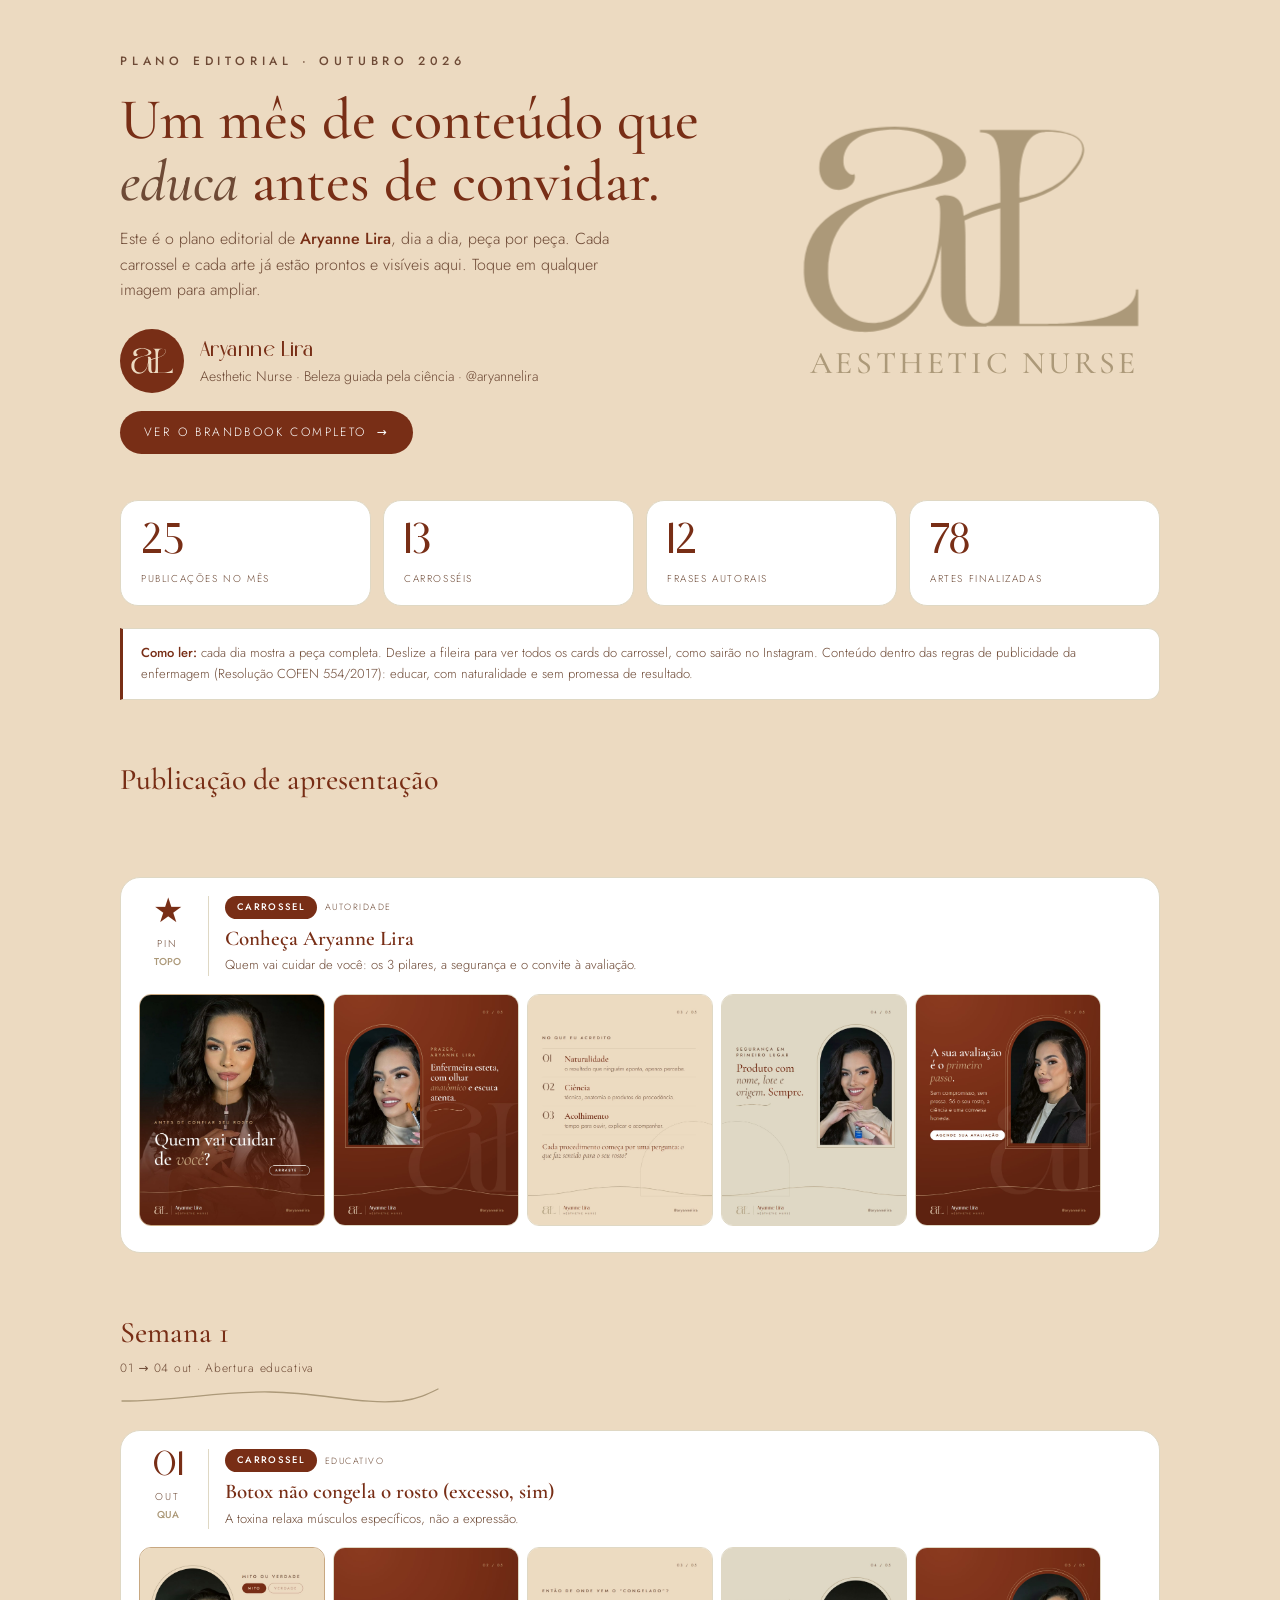
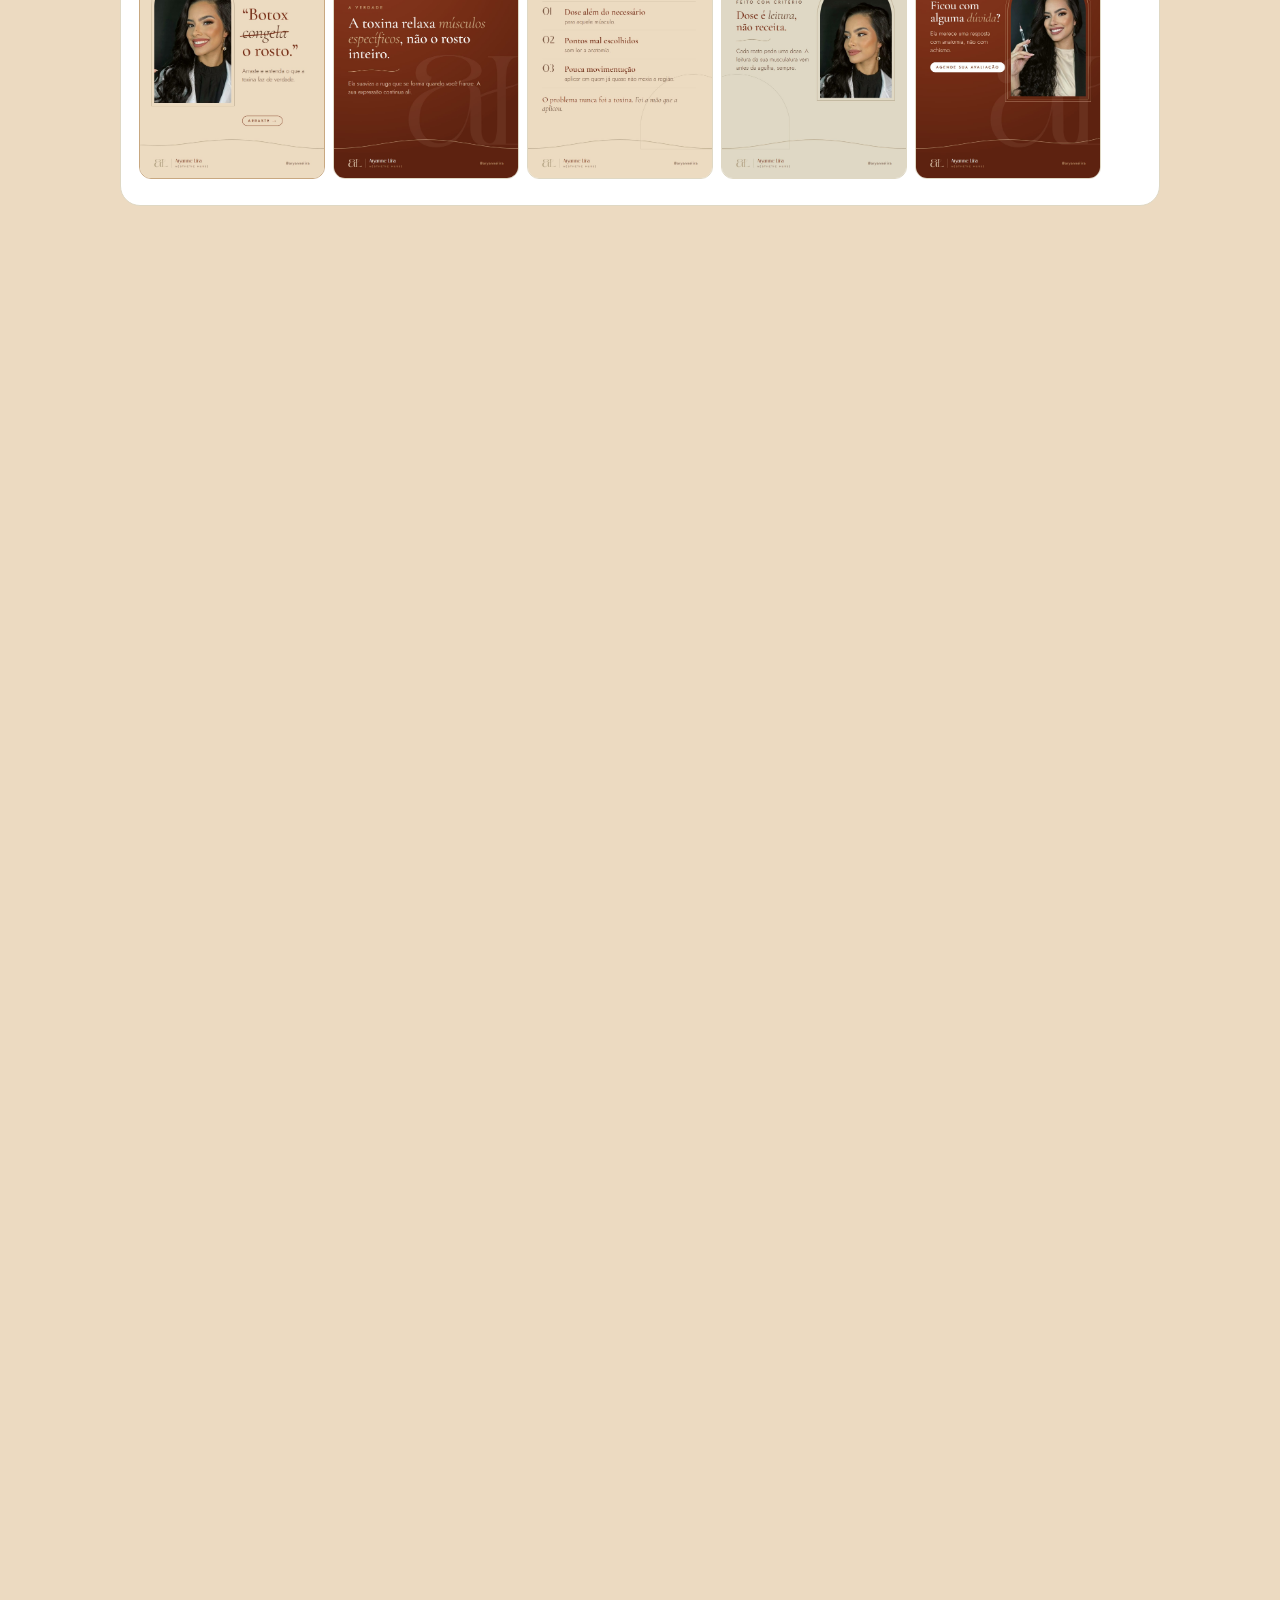
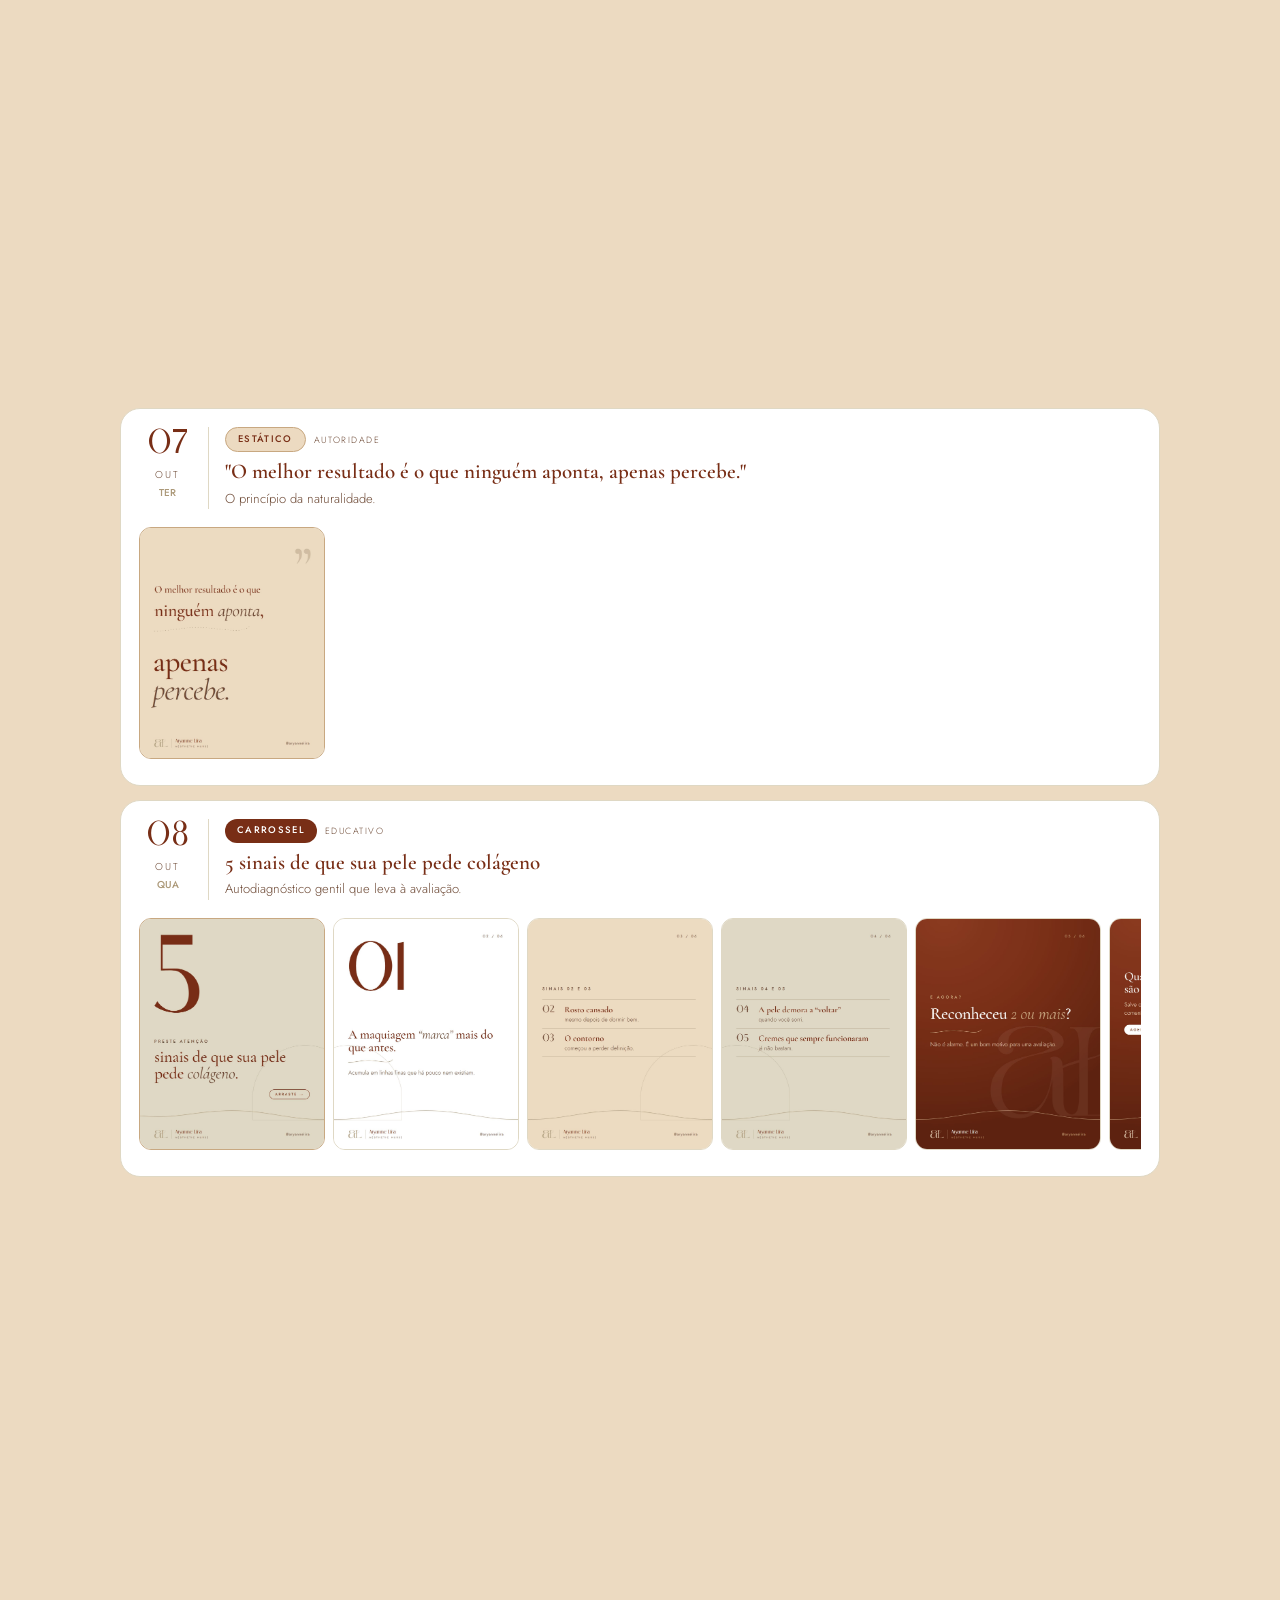
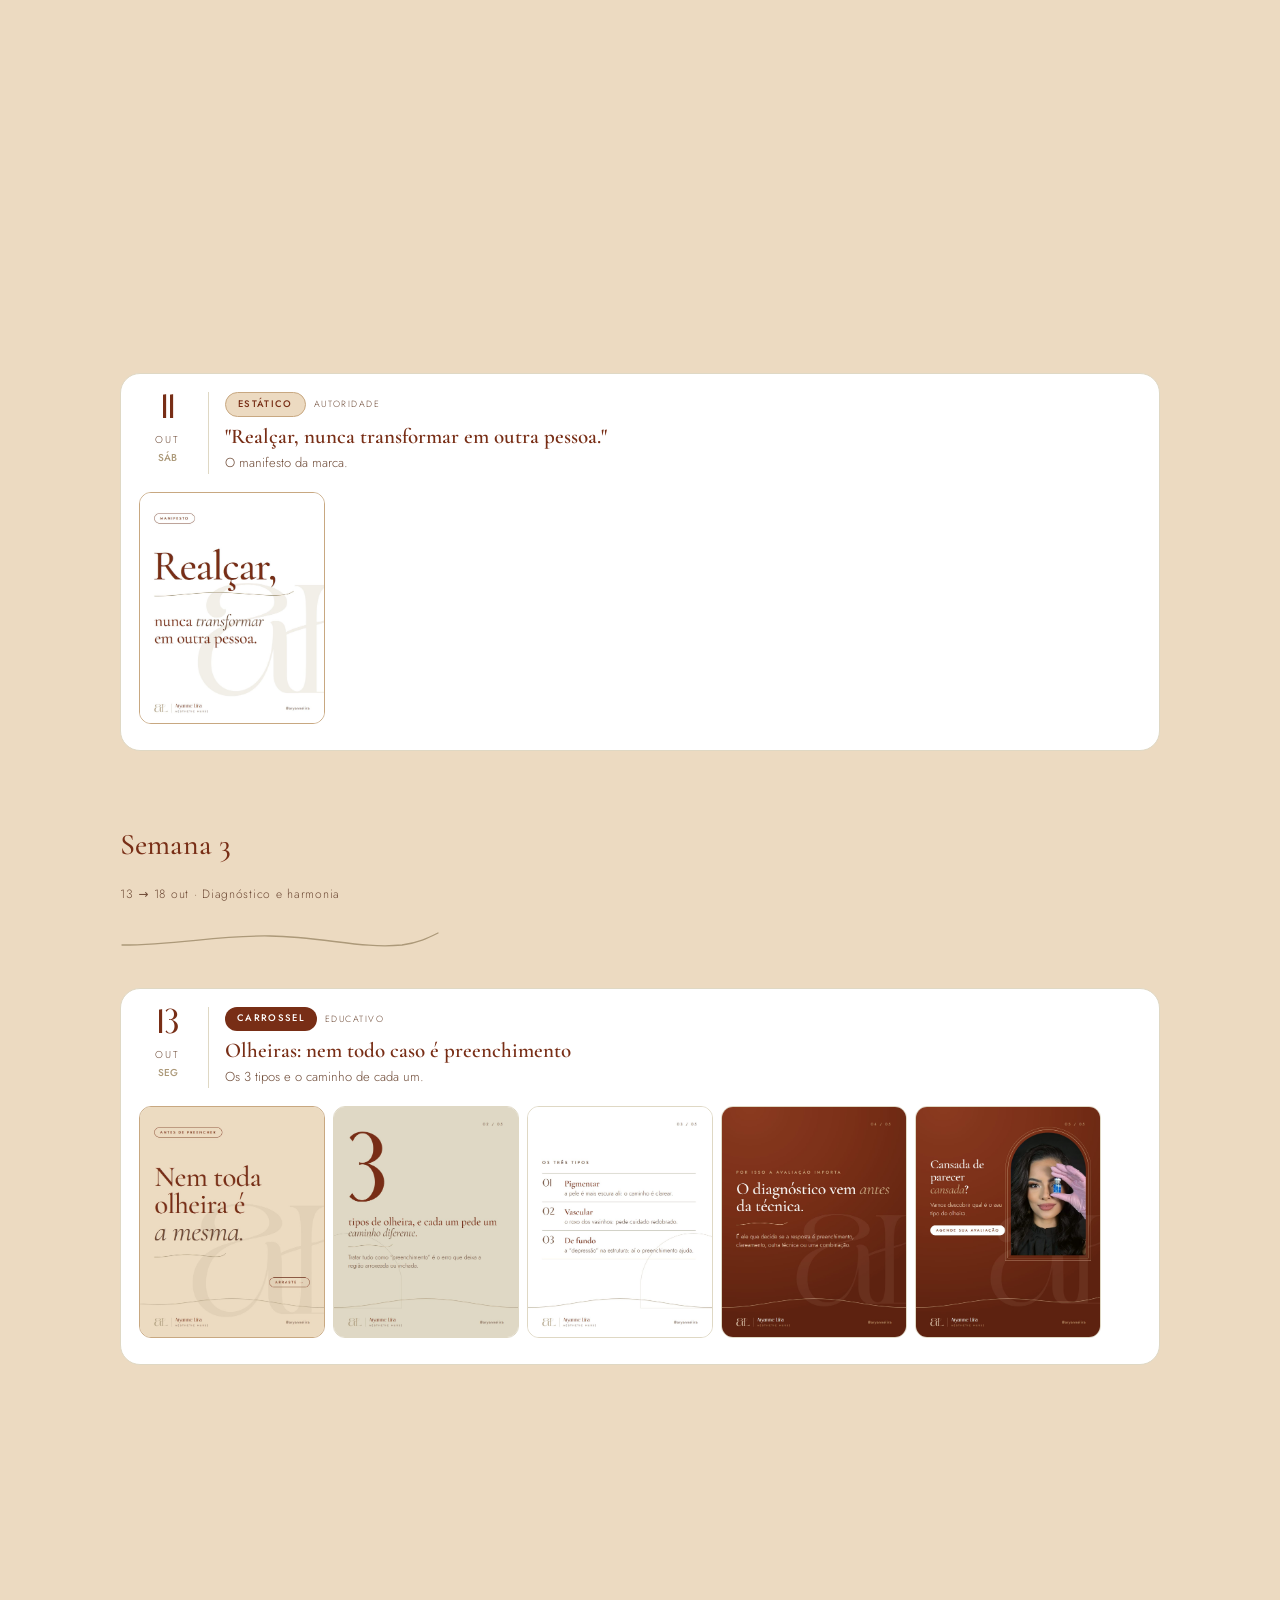
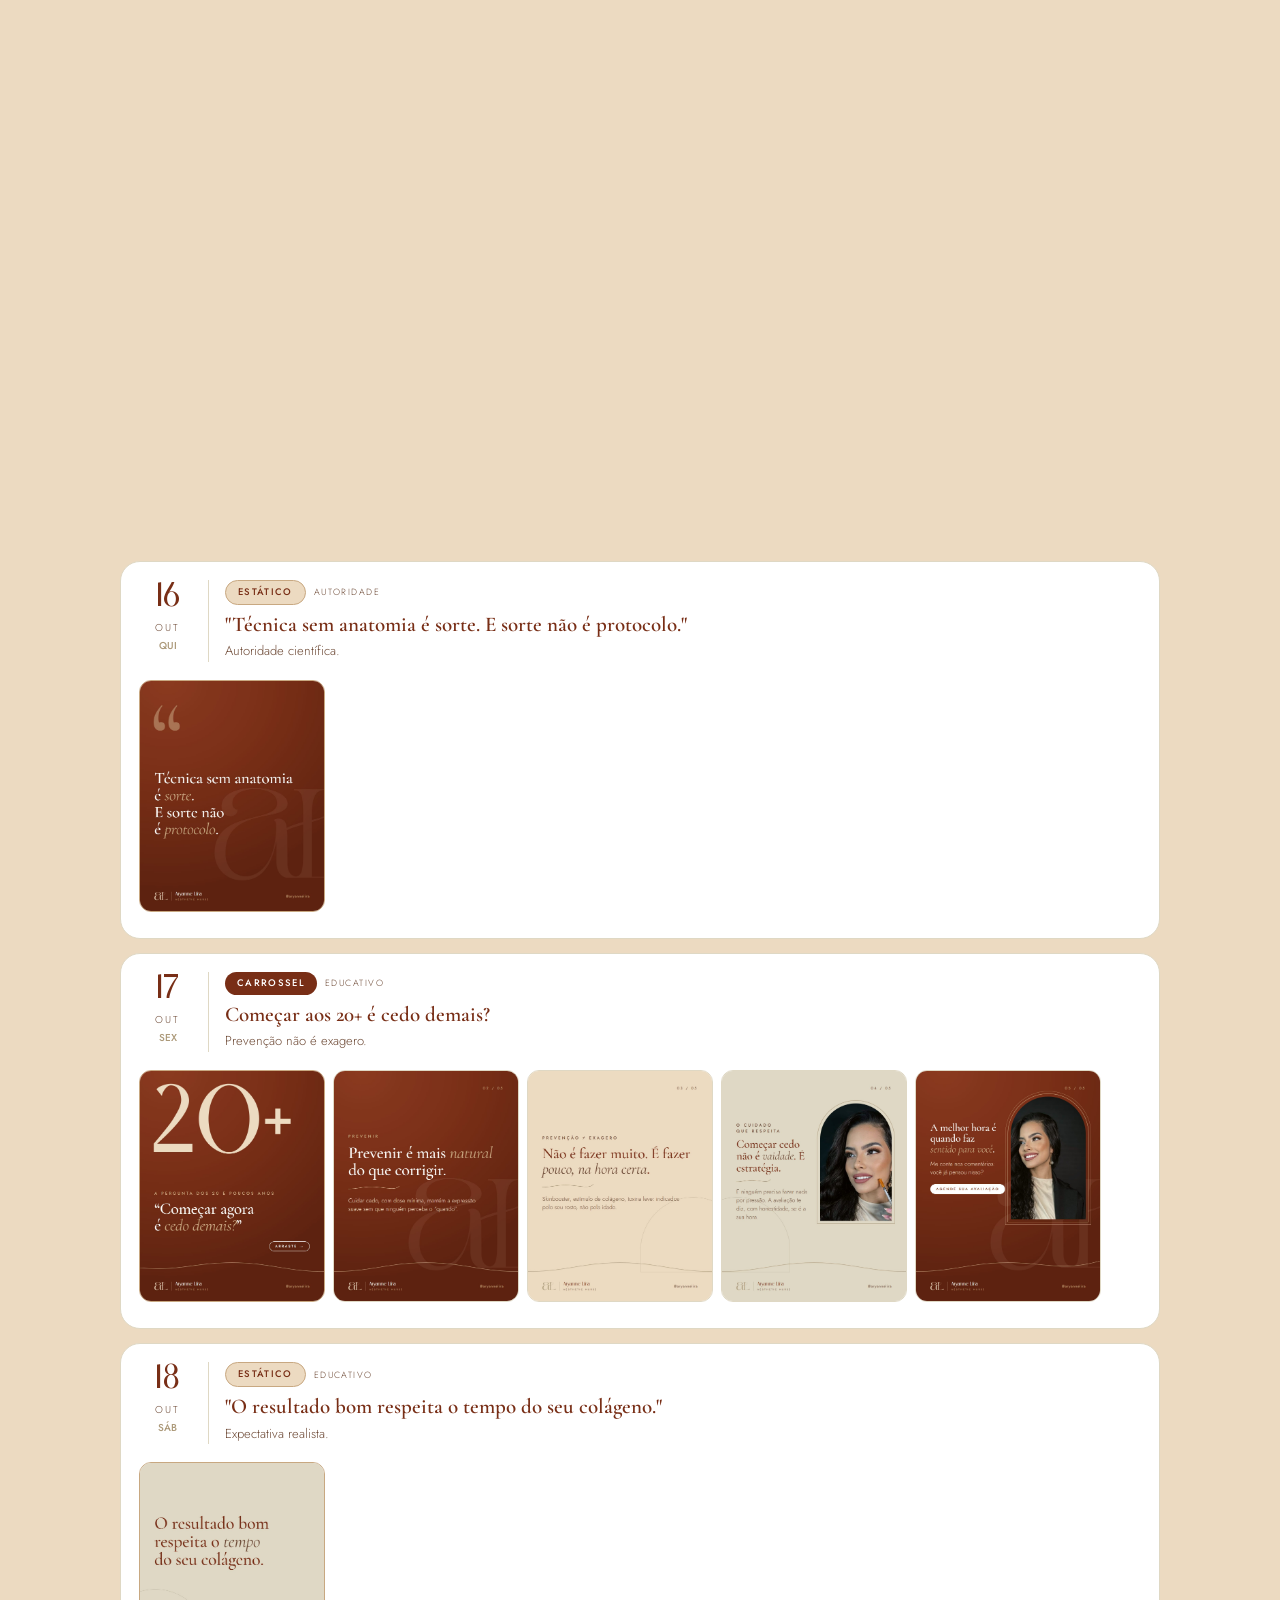
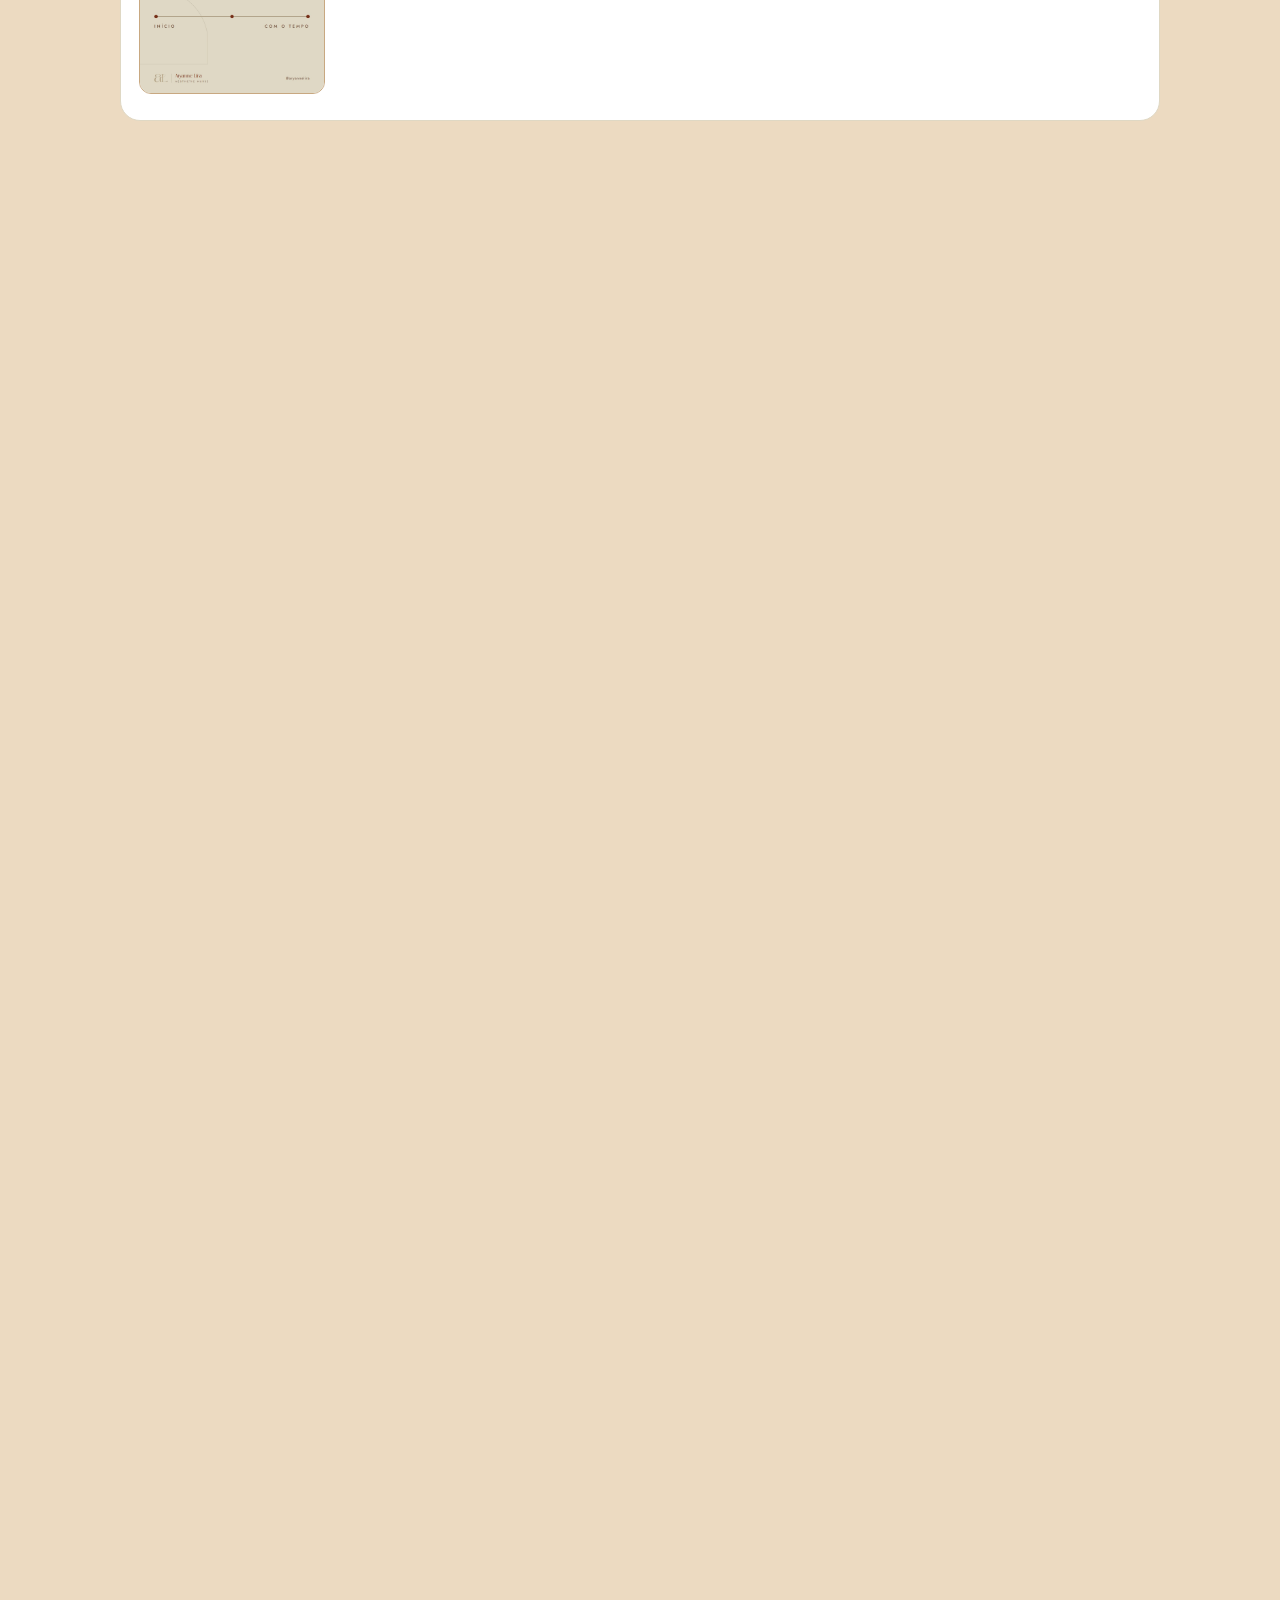
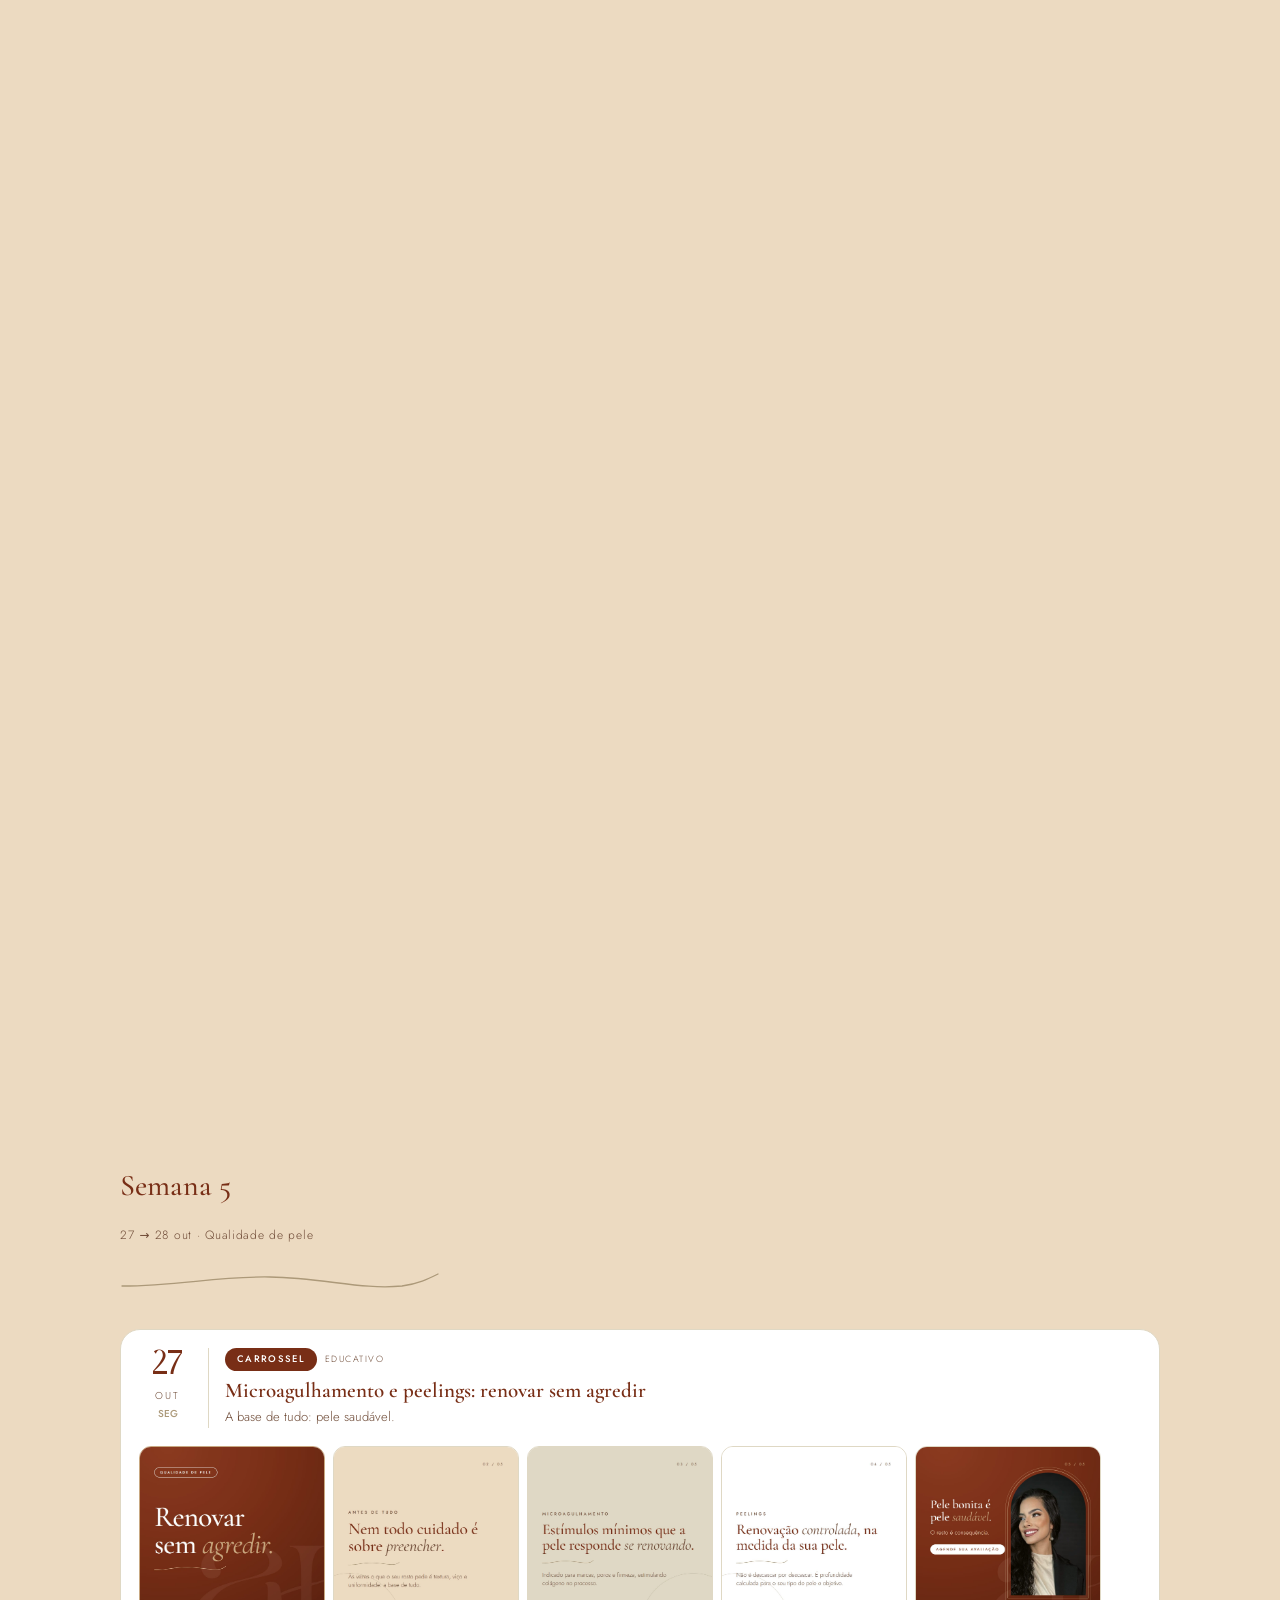
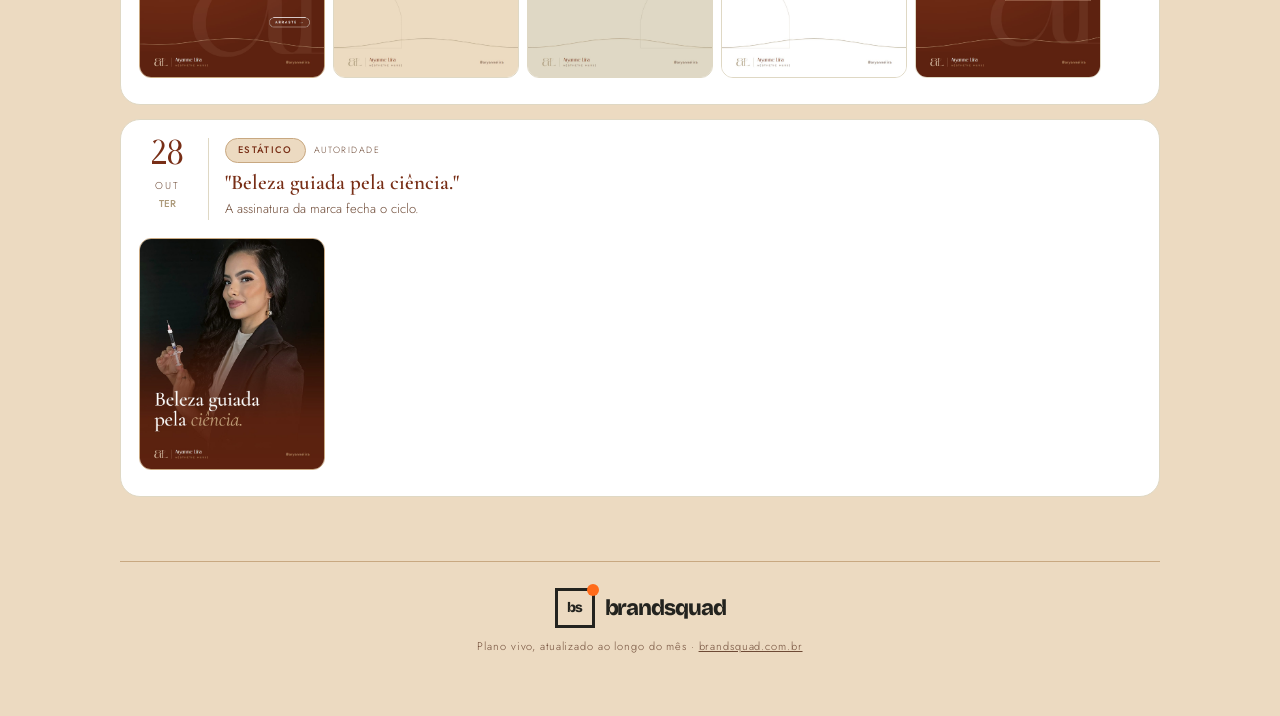
<file: index.html>
<!doctype html>
<html lang="pt-BR">
<head>
<meta charset="utf-8">
<meta name="viewport" content="width=device-width, initial-scale=1, viewport-fit=cover">
<meta name="robots" content="noindex, nofollow">
<meta name="theme-color" content="#782E16">
<link rel="icon" type="image/svg+xml" href="/favicon.svg?v=20261024">
<meta property="og:type" content="website">
<meta property="og:site_name" content="Aryanne Lira · Aesthetic Nurse">
<meta property="og:locale" content="pt_BR">
<meta property="og:url" content="https://aryannelira.vercel.app/">
<meta property="og:title" content="Plano Editorial · Aryanne Lira">
<meta property="og:description" content="Beleza guiada pela ciência: um mês de conteúdo educativo, do mito à avaliação, com naturalidade e verdade.">
<meta property="og:image" content="https://aryannelira.vercel.app/og.jpg?v=20261024">
<meta property="og:image:width" content="1200">
<meta property="og:image:height" content="630">
<meta name="twitter:card" content="summary_large_image">
<meta name="twitter:title" content="Plano Editorial · Aryanne Lira">
<meta name="twitter:description" content="Beleza guiada pela ciência: um mês de conteúdo educativo.">
<meta name="twitter:image" content="https://aryannelira.vercel.app/og.jpg?v=20261024">
<title>Plano Editorial Aryanne Lira</title>
<link rel="preconnect" href="https://fonts.googleapis.com"><link rel="preconnect" href="https://fonts.gstatic.com" crossorigin>
<link href="https://fonts.googleapis.com/css2?family=Cormorant+Garamond:ital,wght@0,400;0,500;0,600;1,400;1,500&family=Jost:wght@300;400;500&display=swap" rel="stylesheet">
<!-- fonte da logo BrandSquad em pedido próprio: o "text=" vale para o pedido inteiro, e no mesmo link cortava as outras fontes -->
<link href="https://fonts.googleapis.com/css2?family=Bricolage+Grotesque:wght@800&text=bsrandqu&display=swap" rel="stylesheet">
<link rel="preload" href="/assets/marca/horagen.woff2" as="font" type="font/woff2" crossorigin>
<link rel="stylesheet" href="/assets/marca/marca.css?v=20261024">
<style>
  body{background:var(--areia);color:var(--tinta);font-family:var(--sans);margin:0;padding-block:0 60px;padding-inline:16px;line-height:1.6;font-size:15px;font-weight:300;-webkit-font-smoothing:antialiased}
  .wrap{max-width:1040px;margin:0 auto}
  a{color:var(--tijolo)}
  /* boot — logo se assina sobre o tijolo e a cortina sobe */
  #boot{position:fixed;inset:0;z-index:9999;background:radial-gradient(120% 90% at 50% 20%,#8A3A1F 0%,var(--tijolo) 55%,#5E2310 100%);display:flex;flex-direction:column;align-items:center;justify-content:center;gap:22px;clip-path:inset(0 0 0 0);transition:clip-path 1s cubic-bezier(.77,0,.18,1);cursor:pointer}
  #boot.out{clip-path:inset(0 0 100% 0)}
  #boot .al{width:min(280px,58vw)}
  #boot .btname{font-family:var(--assin);font-size:clamp(26px,7vw,38px);letter-spacing:.06em;color:var(--areia);opacity:0;transform:translateY(10px);animation:rise .9s var(--ease) 2.6s forwards}
  #boot .skip{position:absolute;bottom:28px;font-size:11px;letter-spacing:.3em;text-transform:uppercase;color:var(--caramelo);opacity:0;animation:rise .6s ease 1s forwards}
  @keyframes rise{to{opacity:1;transform:none}}
  /* header */
  header{display:grid;grid-template-columns:1.25fr .75fr;gap:32px;align-items:center;padding:52px 0 8px}
  .eyebrow{font-size:12px;letter-spacing:.4em;text-transform:uppercase;color:var(--tinta-2);font-weight:500}
  h1{font-family:var(--serif);font-weight:500;font-size:clamp(34px,6vw,58px);line-height:1.06;margin:18px 0 14px;color:var(--tijolo);text-wrap:balance}
  h1 .em{font-style:italic;color:var(--tinta-2)}
  .sub{max-width:58ch;color:var(--tinta-2);font-size:16px;margin:0}
  .sub b{font-weight:500;color:var(--tijolo)}
  .client{display:flex;align-items:center;gap:16px;margin-top:26px;flex-wrap:wrap}
  .badge{width:64px;height:64px;border-radius:50%;background:var(--tijolo);display:flex;align-items:center;justify-content:center;flex:none}
  .badge .al{width:42px}
  .who{font-size:14px;color:var(--tinta-2);line-height:1.5}.who b{font-family:var(--assin);font-weight:400;font-size:21px;color:var(--tijolo);letter-spacing:.02em}
  .hero-mark{display:flex;justify-content:center}
  .hero-mark .al{width:min(340px,100%)}
  .bblink{display:inline-flex;align-items:center;gap:10px;margin-top:18px;font-size:12px;letter-spacing:.2em;text-transform:uppercase;color:var(--branco);background:var(--tijolo);border-radius:9999px;padding:12px 24px;text-decoration:none;transition:gap .35s var(--ease),background .35s}
  .bblink:hover{gap:16px;background:#5E2310}
  /* stats */
  .stats{display:grid;grid-template-columns:repeat(auto-fit,minmax(130px,1fr));gap:12px;margin:38px 0 6px}
  .st{border:1px solid var(--linho);border-radius:18px;background:var(--branco);padding:18px 20px}
  .st .v{font-family:var(--assin);font-size:44px;color:var(--tijolo);line-height:1}
  .st .k{font-size:10px;letter-spacing:.16em;text-transform:uppercase;color:var(--tinta-2);margin-top:8px}
  .note{border:1px solid var(--linho);border-left:3px solid var(--tijolo);border-radius:0 12px 12px 0;background:var(--branco);padding:14px 18px;font-size:13px;color:var(--tinta-2);margin:22px 0 4px}
  .note b{color:var(--tijolo);font-weight:500}
  /* seções */
  h2{font-family:var(--serif);font-weight:500;font-size:30px;color:var(--tijolo);margin:56px 0 2px}
  .wsub{color:var(--tinta-2);font-size:12px;margin:0 0 8px;letter-spacing:.06em}
  .fio-c{margin:4px 0 22px}
  .days{display:flex;flex-direction:column;gap:14px}
  .day{border:1px solid var(--linho);border-radius:20px;background:var(--branco);padding:18px;transition:box-shadow .5s var(--ease),opacity .9s var(--ease),transform .9s var(--ease)}
  .day:hover{box-shadow:0 18px 40px -26px #782E1666}
  .dhead{display:grid;grid-template-columns:70px 1fr;gap:16px}
  .date{text-align:center;border-right:1px solid var(--linho);padding-right:12px}
  .date .d{font-family:var(--assin);font-size:34px;color:var(--tijolo);line-height:1}
  .date .m{font-size:10px;letter-spacing:.22em;color:var(--tinta-2);text-transform:uppercase;margin-top:6px}
  .date .w{font-size:10px;color:var(--taupe);text-transform:uppercase;margin-top:2px;font-weight:500}
  .meta{display:flex;gap:8px;flex-wrap:wrap;align-items:center;margin-bottom:7px}
  .tag{font-size:9.5px;letter-spacing:.14em;text-transform:uppercase;font-weight:500;border-radius:9999px;padding:4px 12px}
  .t-car{background:var(--tijolo);color:var(--branco)}
  .t-est{background:var(--areia);color:var(--tijolo);border:1px solid var(--caramelo)}
  .fmt{font-size:9px;letter-spacing:.16em;text-transform:uppercase;color:var(--tinta-2)}
  .day h3{font-family:var(--serif);font-weight:600;font-size:21px;color:var(--tijolo);margin:2px 0 4px;line-height:1.2}
  .hook{font-size:13px;color:var(--tinta-2);margin:0}
  .strip{display:flex;gap:8px;overflow-x:auto;margin-top:14px;padding:4px 0 8px;scroll-snap-type:x proximity;scrollbar-color:var(--caramelo) transparent}
  .strip img{height:clamp(150px,24vw,230px);aspect-ratio:4/5;object-fit:cover;border-radius:12px;border:1px solid var(--linho);cursor:zoom-in;flex:0 0 auto;scroll-snap-align:start;transition:transform .45s var(--ease),box-shadow .45s var(--ease)}
  .strip img:hover{transform:translateY(-4px);box-shadow:0 14px 26px -16px #782E1688}
  .strip img:first-child{border-color:var(--caramelo)}
  #lb{position:fixed;inset:0;background:rgba(60,22,10,.9);display:flex;align-items:center;justify-content:center;z-index:50;cursor:zoom-out;padding:20px;opacity:0;pointer-events:none;transition:opacity .35s ease}
  #lb.on{opacity:1;pointer-events:auto}
  #lb img{max-height:92vh;max-width:94vw;border-radius:14px;transform:scale(.96);transition:transform .45s var(--ease)}
  #lb.on img{transform:none}
  /* rodapé — assinatura da BrandSquad (logo do brandbook da agência: caixa "bs" com a luz laranja) */
  footer{margin-top:64px;border-top:1px solid var(--caramelo);padding-top:26px;display:flex;flex-direction:column;align-items:center;gap:10px;text-align:center}
  .bs{display:inline-flex;align-items:center;gap:10px;color:#23231F;text-decoration:none;font-family:'Bricolage Grotesque',var(--sans);font-weight:800;line-height:1}
  .bs .cx{position:relative;display:grid;place-items:center;width:34px;height:34px;border:3px solid currentColor;font-size:14px;letter-spacing:-.06em}
  .bs .cx i{position:absolute;right:-7px;top:-7px;width:12px;height:12px;border-radius:50%;background:#FF6B1A}
  .bs .nm{font-size:22px;letter-spacing:-.05em}
  .fnote{font-size:11px;color:var(--tinta-2);letter-spacing:.08em}
  .fnote a{color:inherit}
  @media (max-width:760px){header{grid-template-columns:1fr}.hero-mark{order:-1;justify-content:flex-start}.hero-mark .al{width:150px}}
  @media (max-width:520px){.dhead{grid-template-columns:52px 1fr;gap:12px}.date .d{font-size:26px}}
</style>
</head>
<body>
<div id="boot" title="Toque para pular">
  <div class="al" data-logo="full" data-tone="areia" data-anim="sign" data-now></div>
  <div class="btname">Aryanne Lira</div>
  <div class="skip">toque para pular</div>
</div>

<div class="wrap">
<header>
  <div>
    <div class="eyebrow" data-r>Plano Editorial · Outubro 2026</div>
    <h1 data-r style="--d:.08s">Um mês de conteúdo que <span class="em">educa</span> antes de convidar.</h1>
    <p class="sub" data-r style="--d:.16s">Este é o plano editorial de <b>Aryanne Lira</b>, dia a dia, peça por peça. Cada carrossel e cada arte já estão prontos e visíveis aqui. Toque em qualquer imagem para ampliar.</p>
    <div class="client" data-r style="--d:.24s">
      <div class="badge"><div class="al" data-logo="mono" data-tone="areia" data-anim="shine"></div></div>
      <div class="who"><b>Aryanne Lira</b><br>Aesthetic Nurse · Beleza guiada pela ciência · @aryannelira</div>
    </div>
    <a class="bblink" href="/brandbook" data-r style="--d:.3s">Ver o brandbook completo <span aria-hidden="true">→</span></a>
  </div>
  <div class="hero-mark"><div class="al" id="heroMark" data-logo="full" data-tone="taupe" data-anim="sign" data-now></div></div>
</header>

<div class="stats">
  <div class="st" data-r><div class="v" data-count="25">25</div><div class="k">Publicações no mês</div></div>
  <div class="st" data-r style="--d:.08s"><div class="v" data-count="13">13</div><div class="k">Carrosséis</div></div>
  <div class="st" data-r style="--d:.16s"><div class="v" data-count="12">12</div><div class="k">Frases autorais</div></div>
  <div class="st" data-r style="--d:.24s"><div class="v" data-count="78">78</div><div class="k">Artes finalizadas</div></div>
</div>

<div class="note" data-r><b>Como ler:</b> cada dia mostra a peça completa. Deslize a fileira para ver todos os cards do carrossel, como sairão no Instagram. Conteúdo dentro das regras de publicidade da enfermagem (Resolução COFEN 554/2017): educar, com naturalidade e sem promessa de resultado.</div>

<h2 data-r>Publicação de apresentação</h2><p class="wsub" data-r>Fixada no topo do perfil · dá rosto e autoridade à conta</p>
<svg class="fio-c" viewBox="0 0 320 22" aria-hidden="true"><path pathLength="1" d="M2 15C60 15 96 5 150 6s92 13 132 9c16-2 26-7 36-12"/></svg>
<div class="days"><div class="day" data-r><div class="dhead">
  <div class="date"><div class="d">★</div><div class="m">Pin</div><div class="w">Topo</div></div>
  <div><div class="meta"><span class="tag t-car">CARROSSEL</span><span class="fmt">Autoridade</span></div>
  <h3>Conheça Aryanne Lira</h3><p class="hook">Quem vai cuidar de você: os 3 pilares, a segurança e o convite à avaliação.</p></div></div>
  <div class="strip"><img loading="lazy" src="car13/01.jpg?v=20261027" alt=""><img loading="lazy" src="car13/02.jpg?v=20261027" alt=""><img loading="lazy" src="car13/03.jpg?v=20261027" alt=""><img loading="lazy" src="car13/04.jpg?v=20261027" alt=""><img loading="lazy" src="car13/05.jpg?v=20261027" alt=""></div>
</div></div>

<div id="grade"></div>

<footer>
  <a class="bs" href="https://www.brandsquad.com.br" target="_blank" rel="noopener" aria-label="BrandSquad"><span class="cx">bs<i></i></span><span class="nm">brandsquad</span></a>
  <div class="fnote">Plano vivo, atualizado ao longo do mês · <a href="https://www.brandsquad.com.br" target="_blank" rel="noopener">brandsquad.com.br</a></div>
</footer>
</div>
<div id="lb"><img alt=""></div>

<script>
const CAR = {car:['CARROSSEL','t-car']}, EST = {est:['ESTÁTICO','t-est']};
const weeks = [
 { t:'Semana 1', s:'01 → 04 out · Abertura educativa', days:[
  ['01','OUT','QUA','car','Educativo','Botox não congela o rosto (excesso, sim)','A toxina relaxa músculos específicos, não a expressão.',['car01',5]],
  ['02','OUT','QUI','est','Autoridade','"Um rosto mais descansado, com a sua expressão de sempre."','A promessa central da marca, em uma frase.',['est','e01']],
  ['03','OUT','SEX','car','Educativo','Preenchimento labial: 3 mitos','Artificial, dor e "todo mundo percebe", desfeitos.',['car02',5]],
  ['04','OUT','SÁB','est','Convite','"Agenda aberta para avaliações."','Convite suave, sem promoção.',['est','e02']]
 ]},
 { t:'Semana 2', s:'06 → 11 out · Colágeno e firmeza', days:[
  ['06','OUT','SEG','car','Educativo','Colágeno não se repõe com creme. Se estimula.','O que o bioestimulador realmente faz.',['car03',5]],
  ['07','OUT','TER','est','Autoridade','"O melhor resultado é o que ninguém aponta, apenas percebe."','O princípio da naturalidade.',['est','e03']],
  ['08','OUT','QUA','car','Educativo','5 sinais de que sua pele pede colágeno','Autodiagnóstico gentil que leva à avaliação.',['car04',6]],
  ['09','OUT','QUI','est','Educativo','"Naturalidade não é fazer pouco. É fazer certo."','Reposiciona o conceito de natural.',['est','e04']],
  ['10','OUT','SEX','car','Educativo','Ultrassom microfocado: firmeza sem cirurgia','Lifting sem corte, camadas profundas.',['car05',5]],
  ['11','OUT','SÁB','est','Autoridade','"Realçar, nunca transformar em outra pessoa."','O manifesto da marca.',['est','e05']]
 ]},
 { t:'Semana 3', s:'13 → 18 out · Diagnóstico e harmonia', days:[
  ['13','OUT','SEG','car','Educativo','Olheiras: nem todo caso é preenchimento','Os 3 tipos e o caminho de cada um.',['car06',5]],
  ['14','OUT','TER','est','Convite','"Seu rosto merece uma avaliação, não um palpite."','Valor do diagnóstico.',['est','e06']],
  ['15','OUT','QUA','car','Educativo','Rinomodelação: harmonia do nariz sem cirurgia','O que faz e, com honestidade, o que não faz.',['car07',5]],
  ['16','OUT','QUI','est','Autoridade','"Técnica sem anatomia é sorte. E sorte não é protocolo."','Autoridade científica.',['est','e07']],
  ['17','OUT','SEX','car','Educativo','Começar aos 20+ é cedo demais?','Prevenção não é exagero.',['car08',5]],
  ['18','OUT','SÁB','est','Educativo','"O resultado bom respeita o tempo do seu colágeno."','Expectativa realista.',['est','e08']]
 ]},
 { t:'Semana 4', s:'20 → 25 out · Verdade e segurança', days:[
  ['20','OUT','SEG','car','Educativo','Harmonização não é padronização','Contra o "mesmo rosto": identidade preservada.',['car09',5]],
  ['21','OUT','TER','est','Autoridade','"Meu trabalho é que digam que você está descansada."','A frase-assinatura da Aryanne.',['est','e09']],
  ['22','OUT','QUA','car','Educativo','5 perguntas antes de deixar te aplicar','Segurança da paciente em primeiro lugar.',['car10',5]],
  ['23','OUT','QUI','est','Educativo','"Produto de procedência tem nome, lote e origem."','Educação sobre segurança.',['est','e10']],
  ['24','OUT','SEX','car','Educativo','Contorno: sustentação, não volume','Mandíbula e mento como pilares.',['car11',5]],
  ['25','OUT','SÁB','est','Convite','"A avaliação é onde tudo começa, inclusive o não."','Honestidade que gera confiança.',['est','e11']]
 ]},
 { t:'Semana 5', s:'27 → 28 out · Qualidade de pele', days:[
  ['27','OUT','SEG','car','Educativo','Microagulhamento e peelings: renovar sem agredir','A base de tudo: pele saudável.',['car12',5]],
  ['28','OUT','TER','est','Autoridade','"Beleza guiada pela ciência."','A assinatura da marca fecha o ciclo.',['est','e12']]
 ]}
];
const FIO = '<svg class="fio-c" viewBox="0 0 320 22" aria-hidden="true"><path pathLength="1" d="M2 15C60 15 96 5 150 6s92 13 132 9c16-2 26-7 36-12"/></svg>';
function gallery(g){
  if (g[0]==='est') return `<div class="strip"><img loading="lazy" src="est/${g[1]}.jpg?v=20261027" alt=""></div>`;
  const [pc,n]=g; let s='<div class="strip">';
  for(let i=1;i<=n;i++) s+=`<img loading="lazy" src="${pc}/${String(i).padStart(2,'0')}.jpg?v=20261027" alt="">`;
  return s+'</div>';
}
document.getElementById('grade').innerHTML = weeks.map(w=>`
  <h2 data-r>${w.t}</h2><p class="wsub" data-r>${w.s}</p>${FIO}
  <div class="days">${w.days.map(d=>{
    const [dd,mm,wd,fmt,pilar,title,hook,g]=d;
    const T = fmt==='car'?CAR.car:EST.est;
    return `<div class="day" data-r><div class="dhead">
      <div class="date"><div class="d">${dd}</div><div class="m">${mm}</div><div class="w">${wd}</div></div>
      <div><div class="meta"><span class="tag ${T[1]}">${T[0]}</span><span class="fmt">${pilar}</span></div>
      <h3>${title}</h3><p class="hook">${hook}</p></div></div>
      ${gallery(g)}</div>`;
  }).join('')}`).join('');
const lb=document.getElementById('lb'),lbi=lb.querySelector('img');
document.addEventListener('click',e=>{if(e.target.matches('.strip img')){lbi.src=e.target.src;lb.classList.add('on');}else if(e.target===lb||e.target===lbi){lb.classList.remove('on');}});
document.addEventListener('keydown',e=>{if(e.key==='Escape')lb.classList.remove('on');});
// boot: 1x por sessão; a logo do topo se assina quando a cortina sobe
(()=>{
  const b=document.getElementById('boot');
  let seen=false; try{seen=sessionStorage.getItem('al-boot')==='1';sessionStorage.setItem('al-boot','1');}catch(e){}
  if(seen||matchMedia('(prefers-reduced-motion: reduce)').matches){b.remove();return;}
  let done=false;
  const close=()=>{if(done)return;done=true;b.classList.add('out');setTimeout(()=>{b.remove();ALMarca.play(document.getElementById('heroMark'));},700);};
  b.addEventListener('click',close);
  // sobe a cortina quando o nome termina de entrar (fim real da assinatura); 7 s é o teto em conexão lenta
  b.querySelector('.btname').addEventListener('animationend',()=>setTimeout(close,450));
  setTimeout(close,7000);
})();
</script>
<script src="/assets/marca/marca.js?v=20261024"></script>
</body>
</html>
</file>
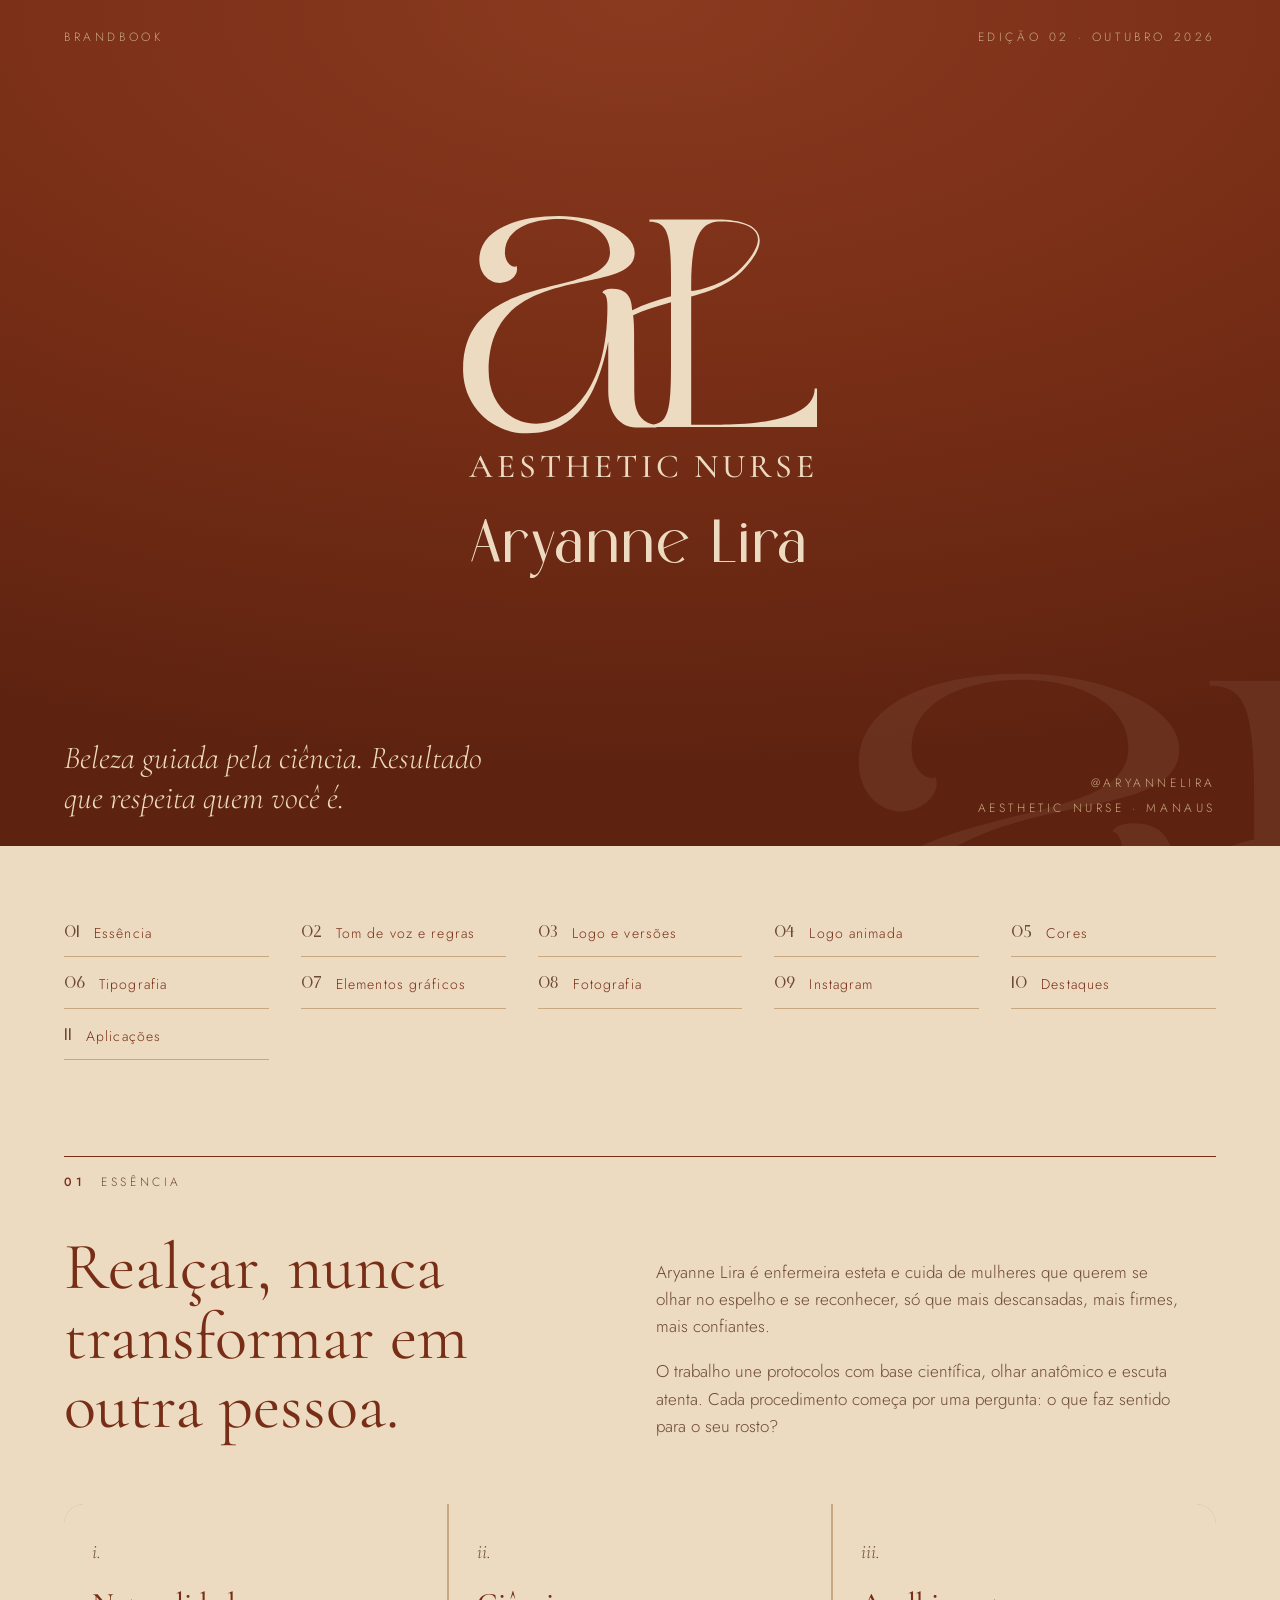
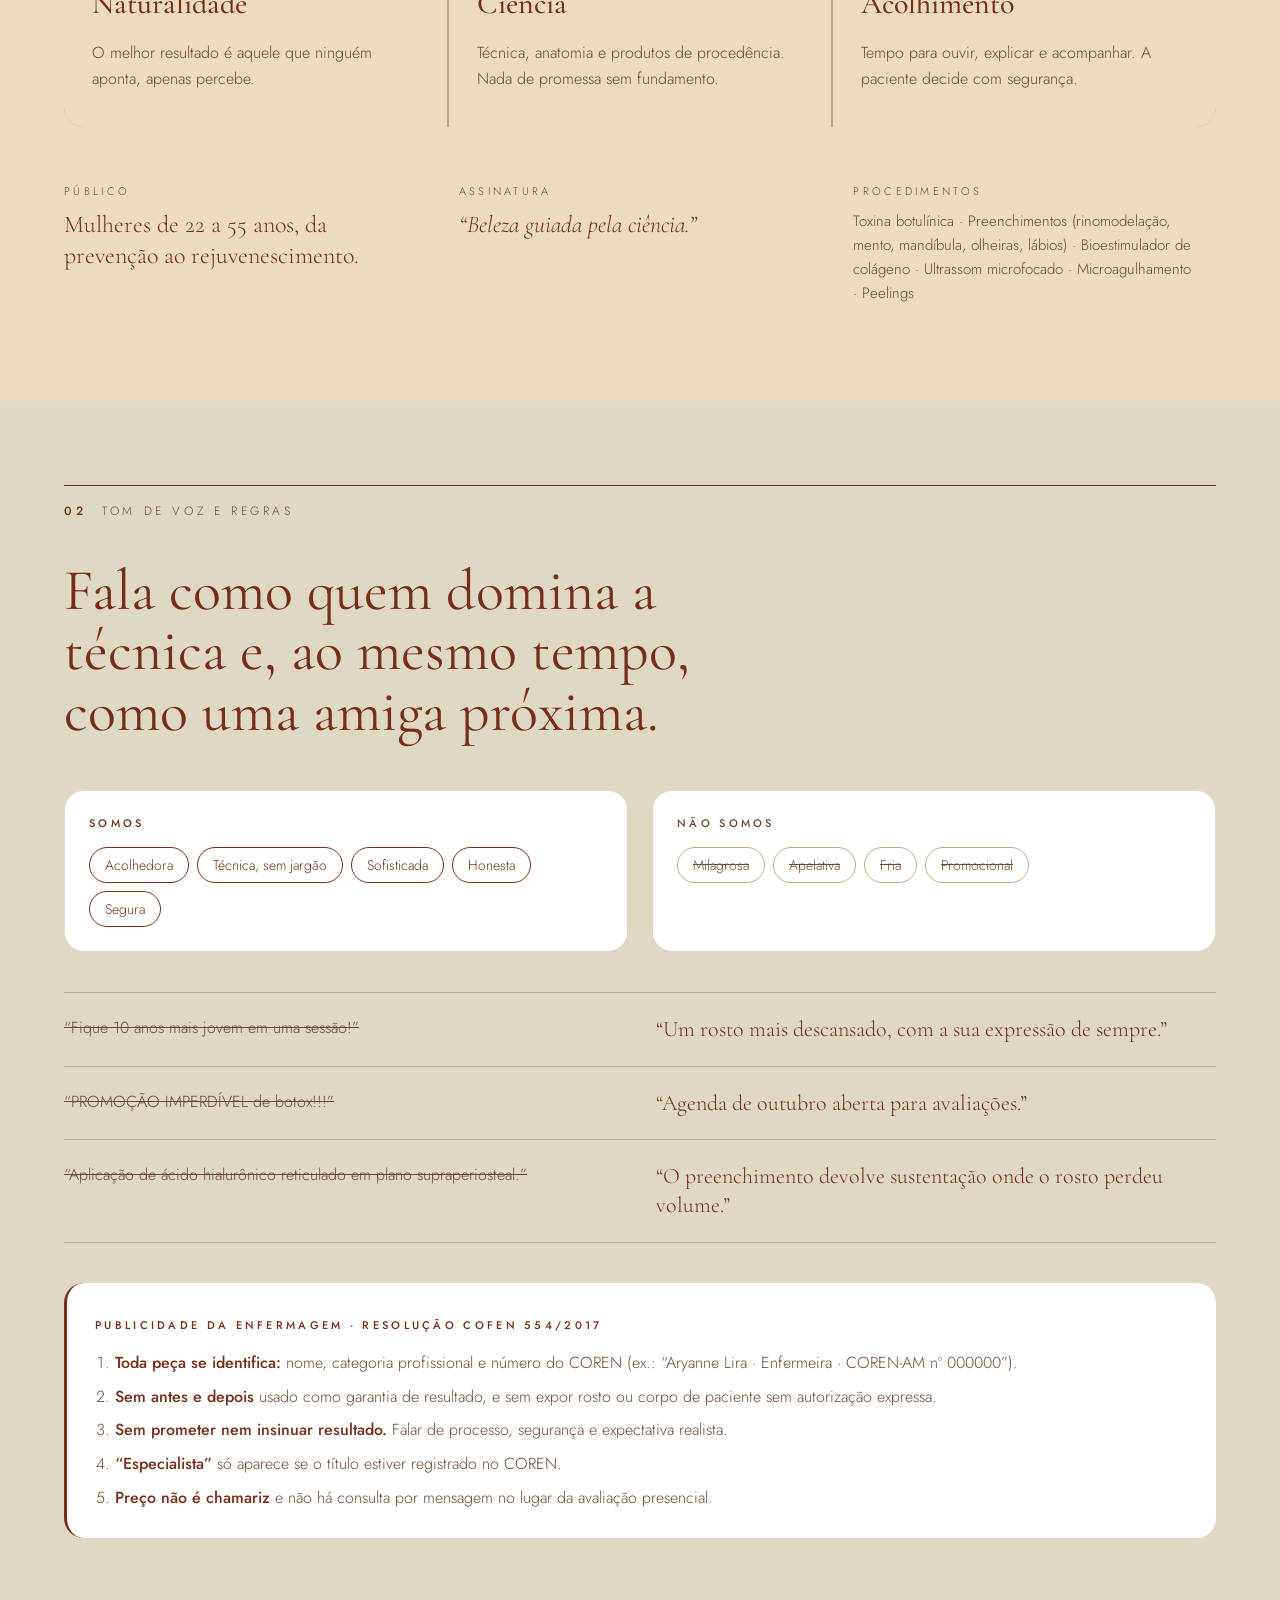
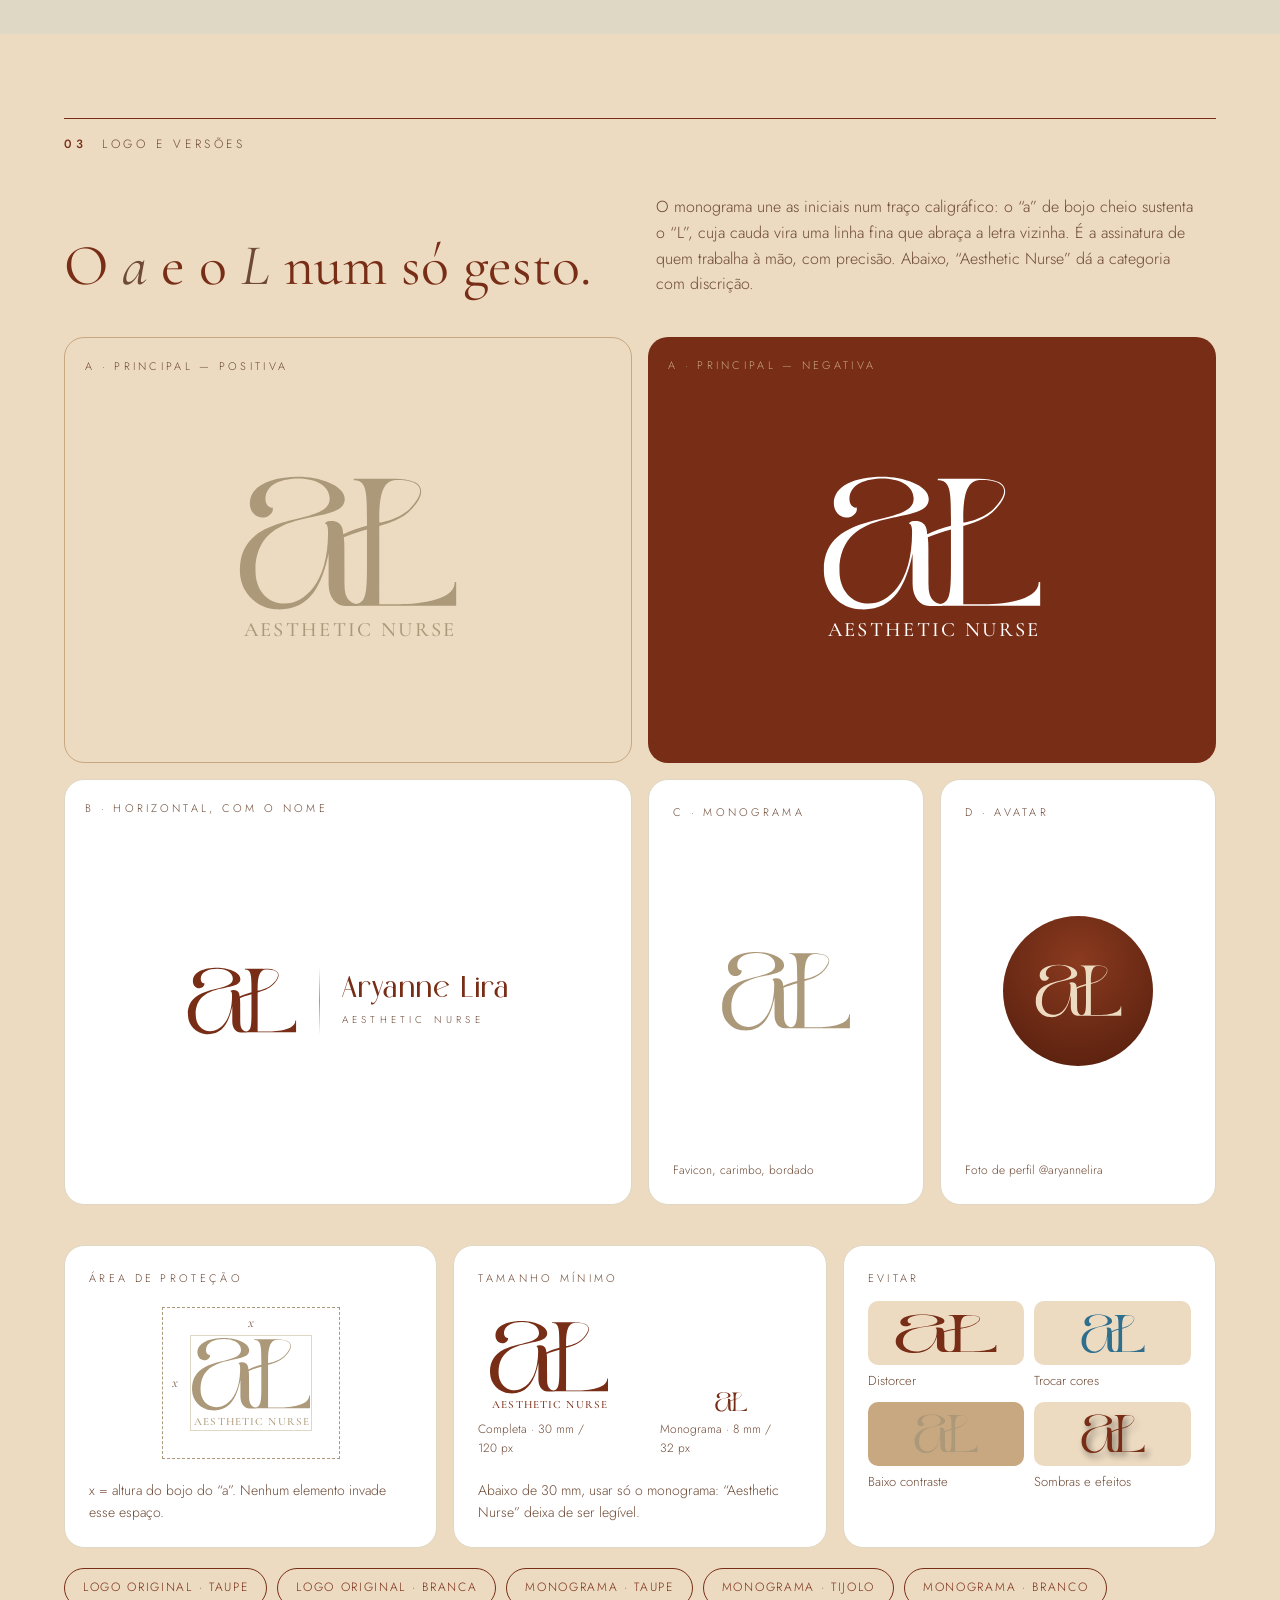
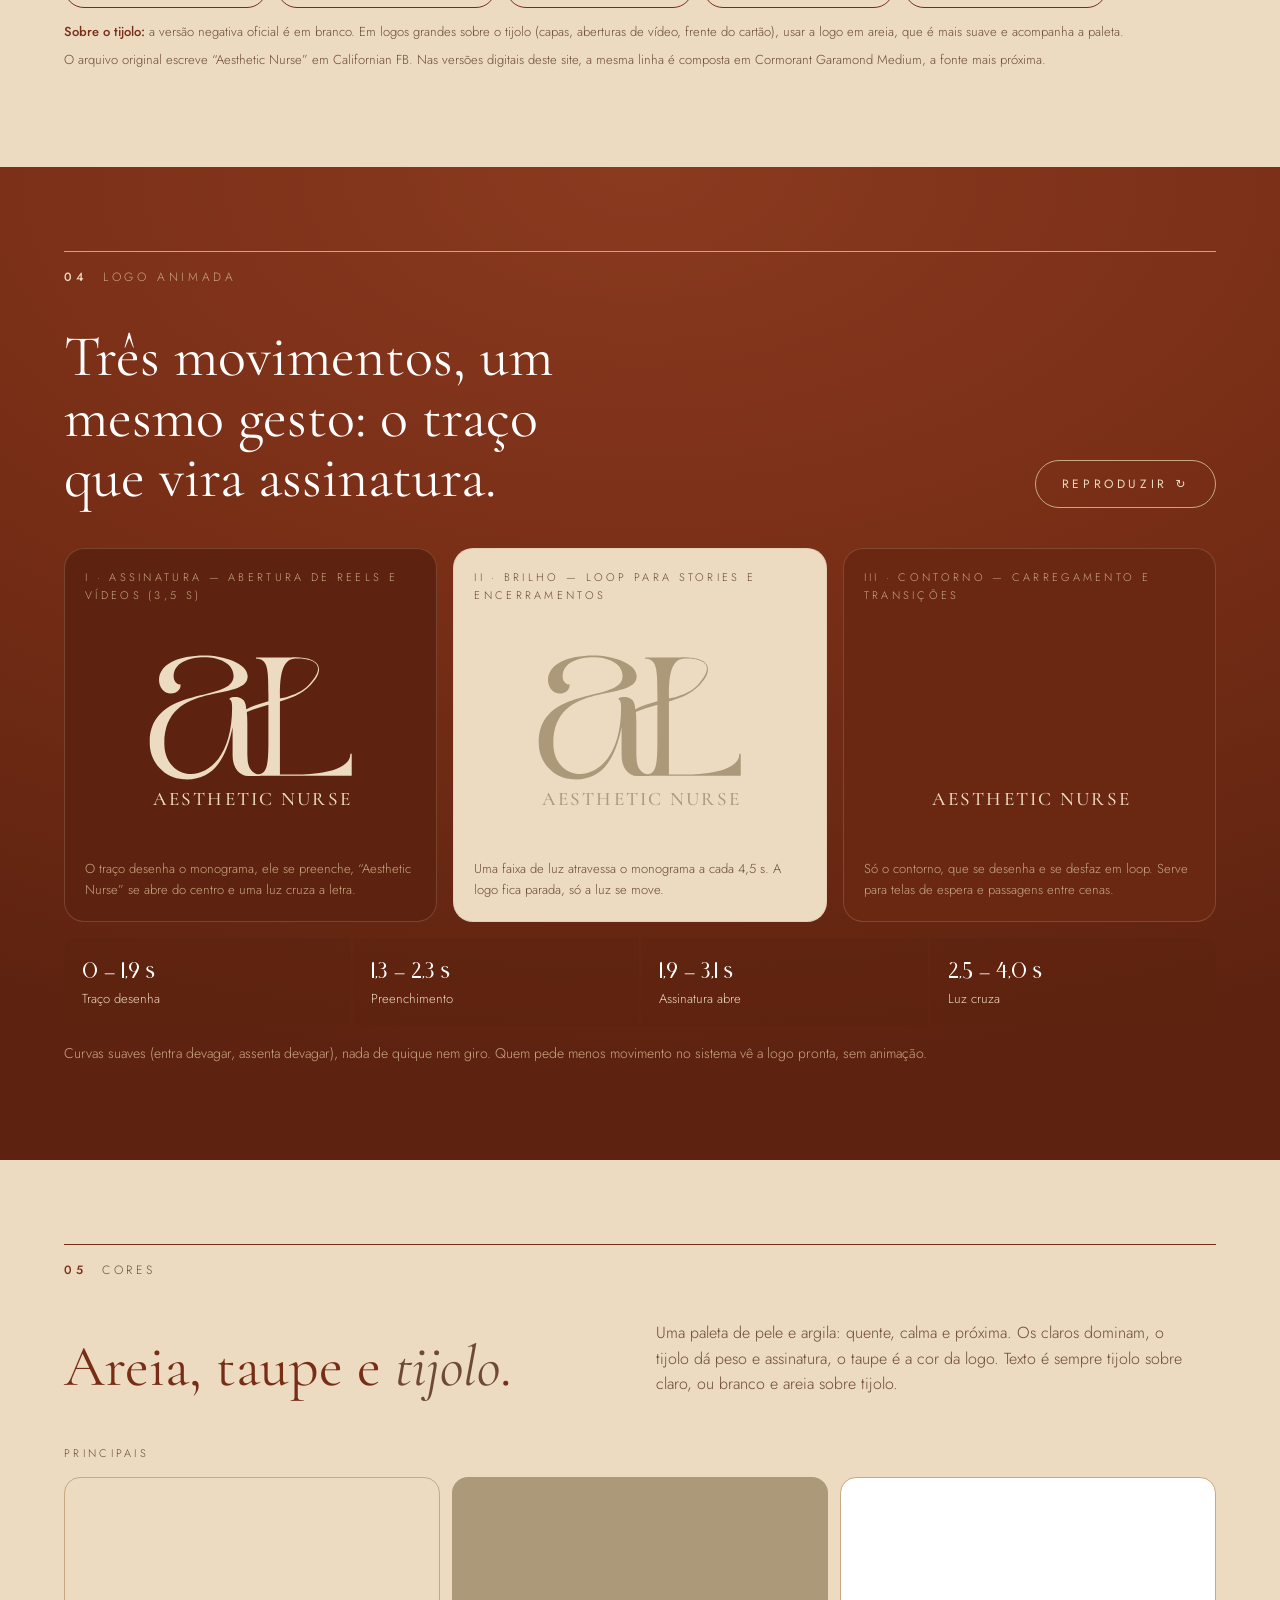
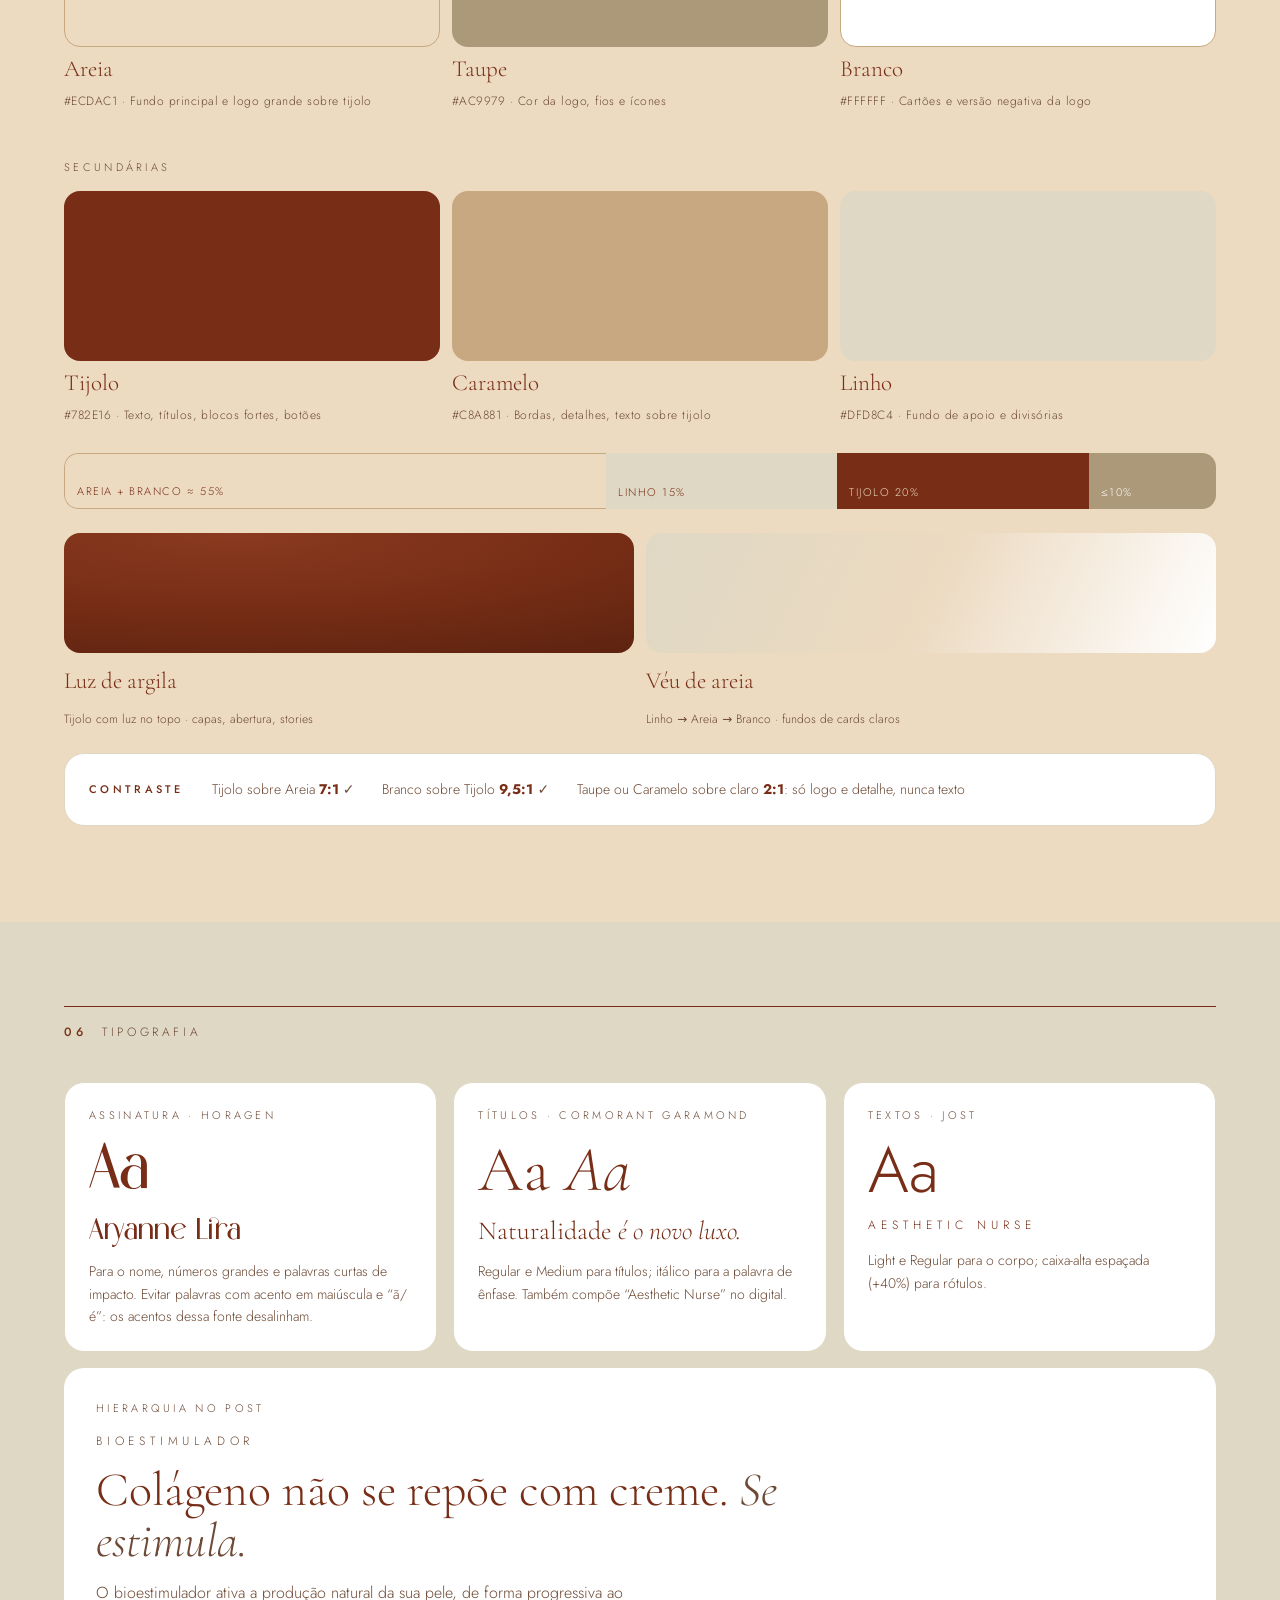
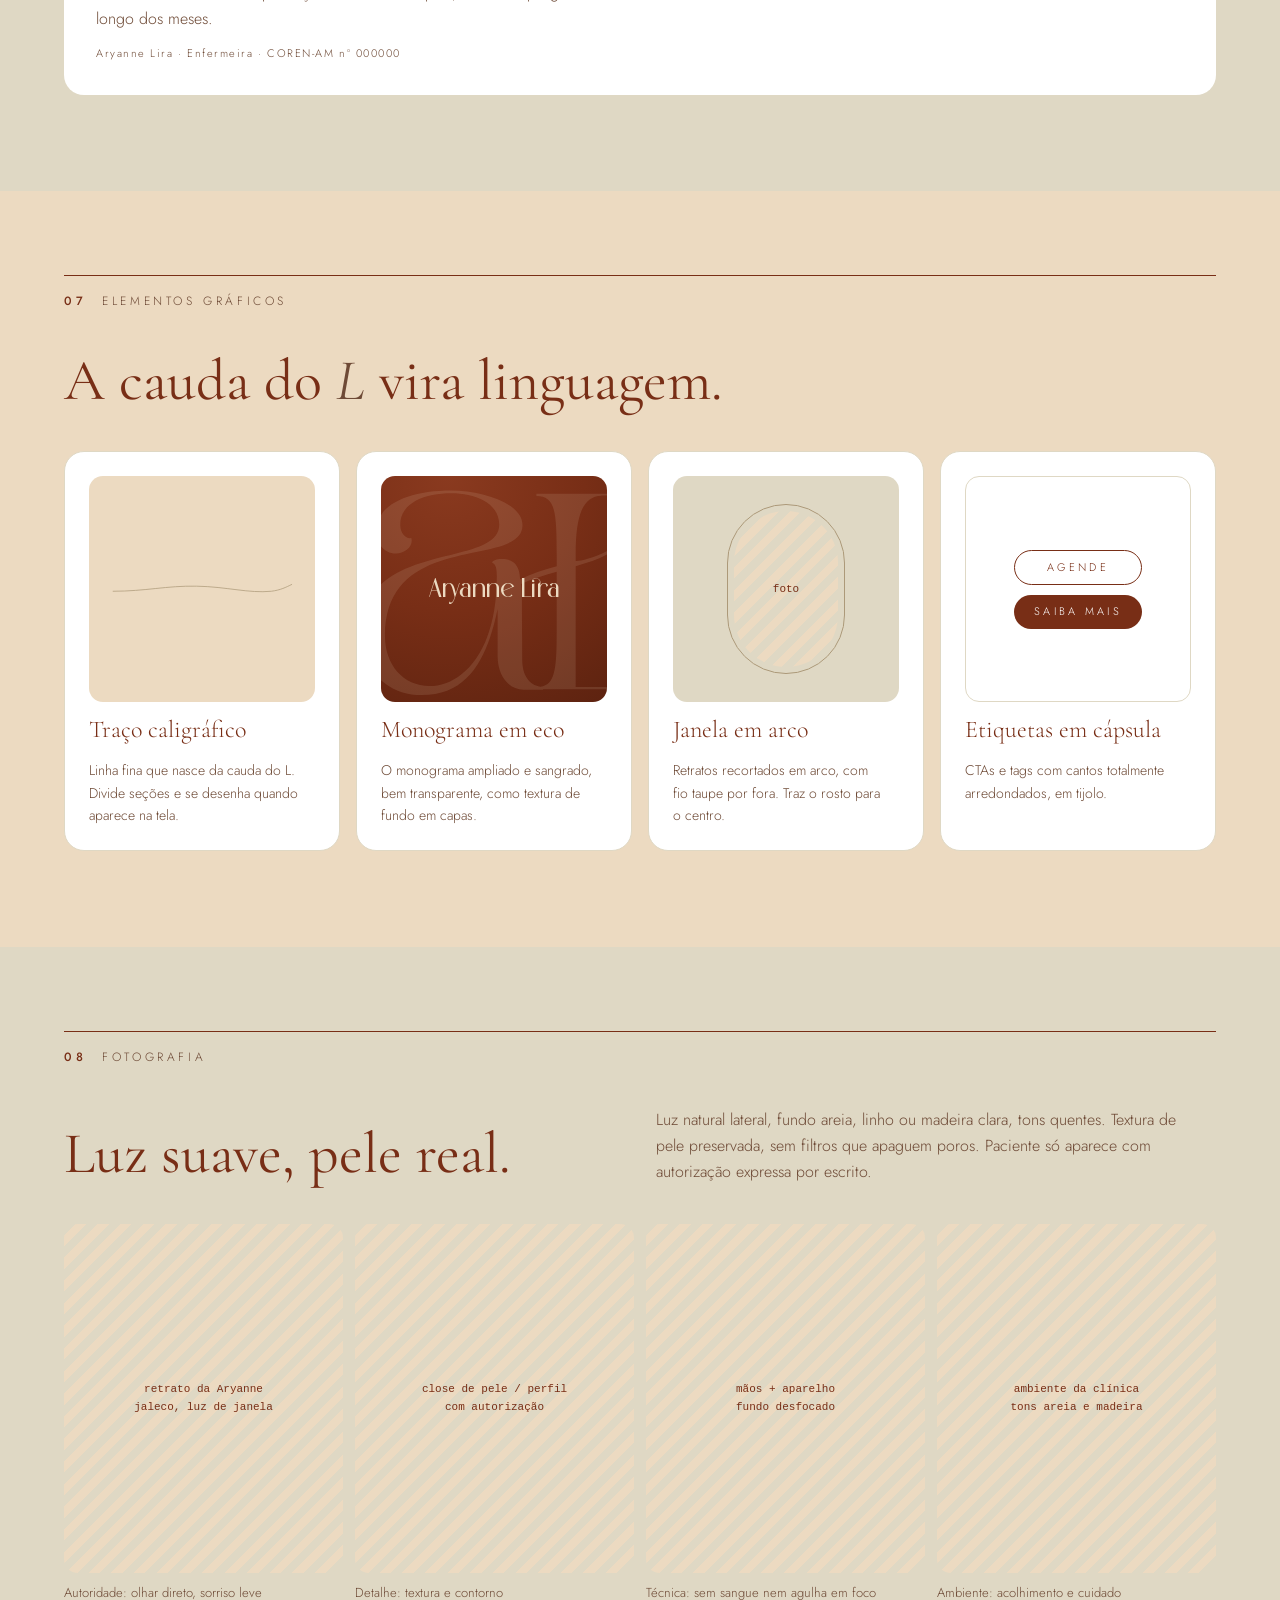
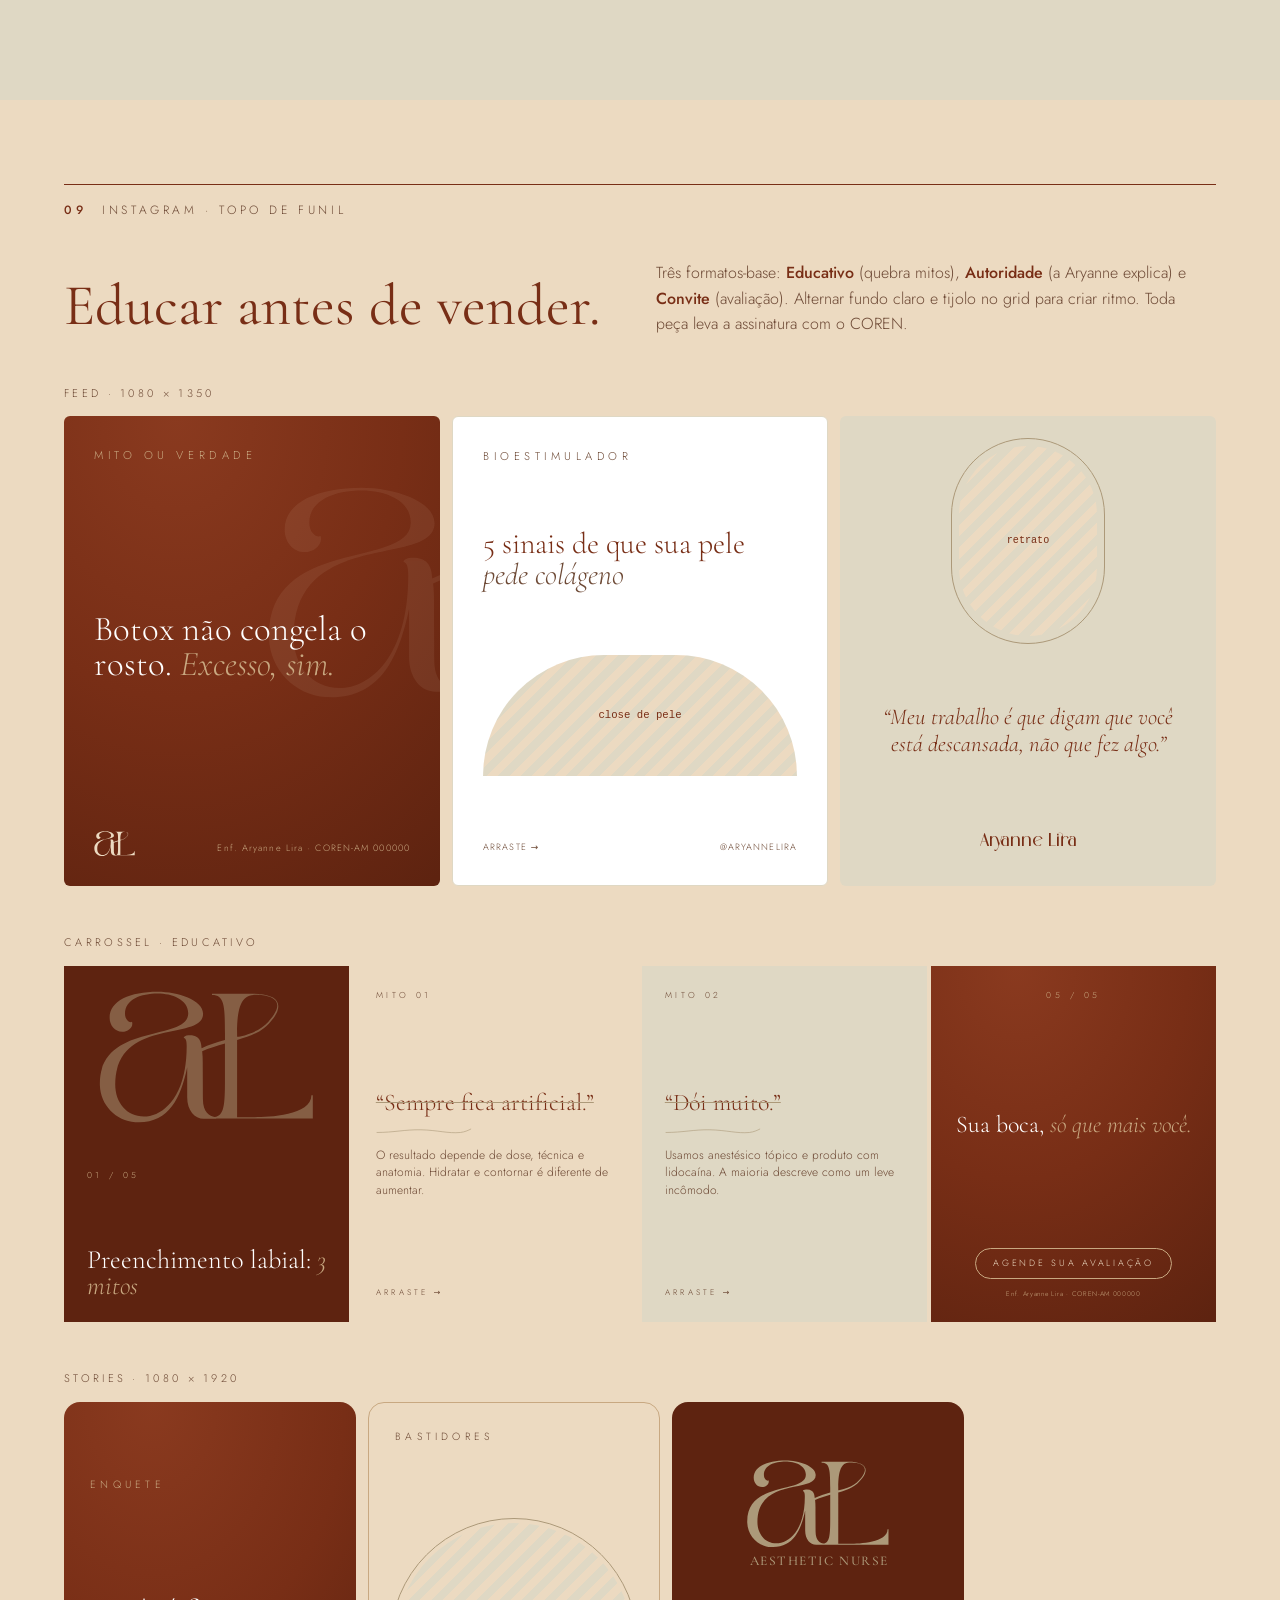
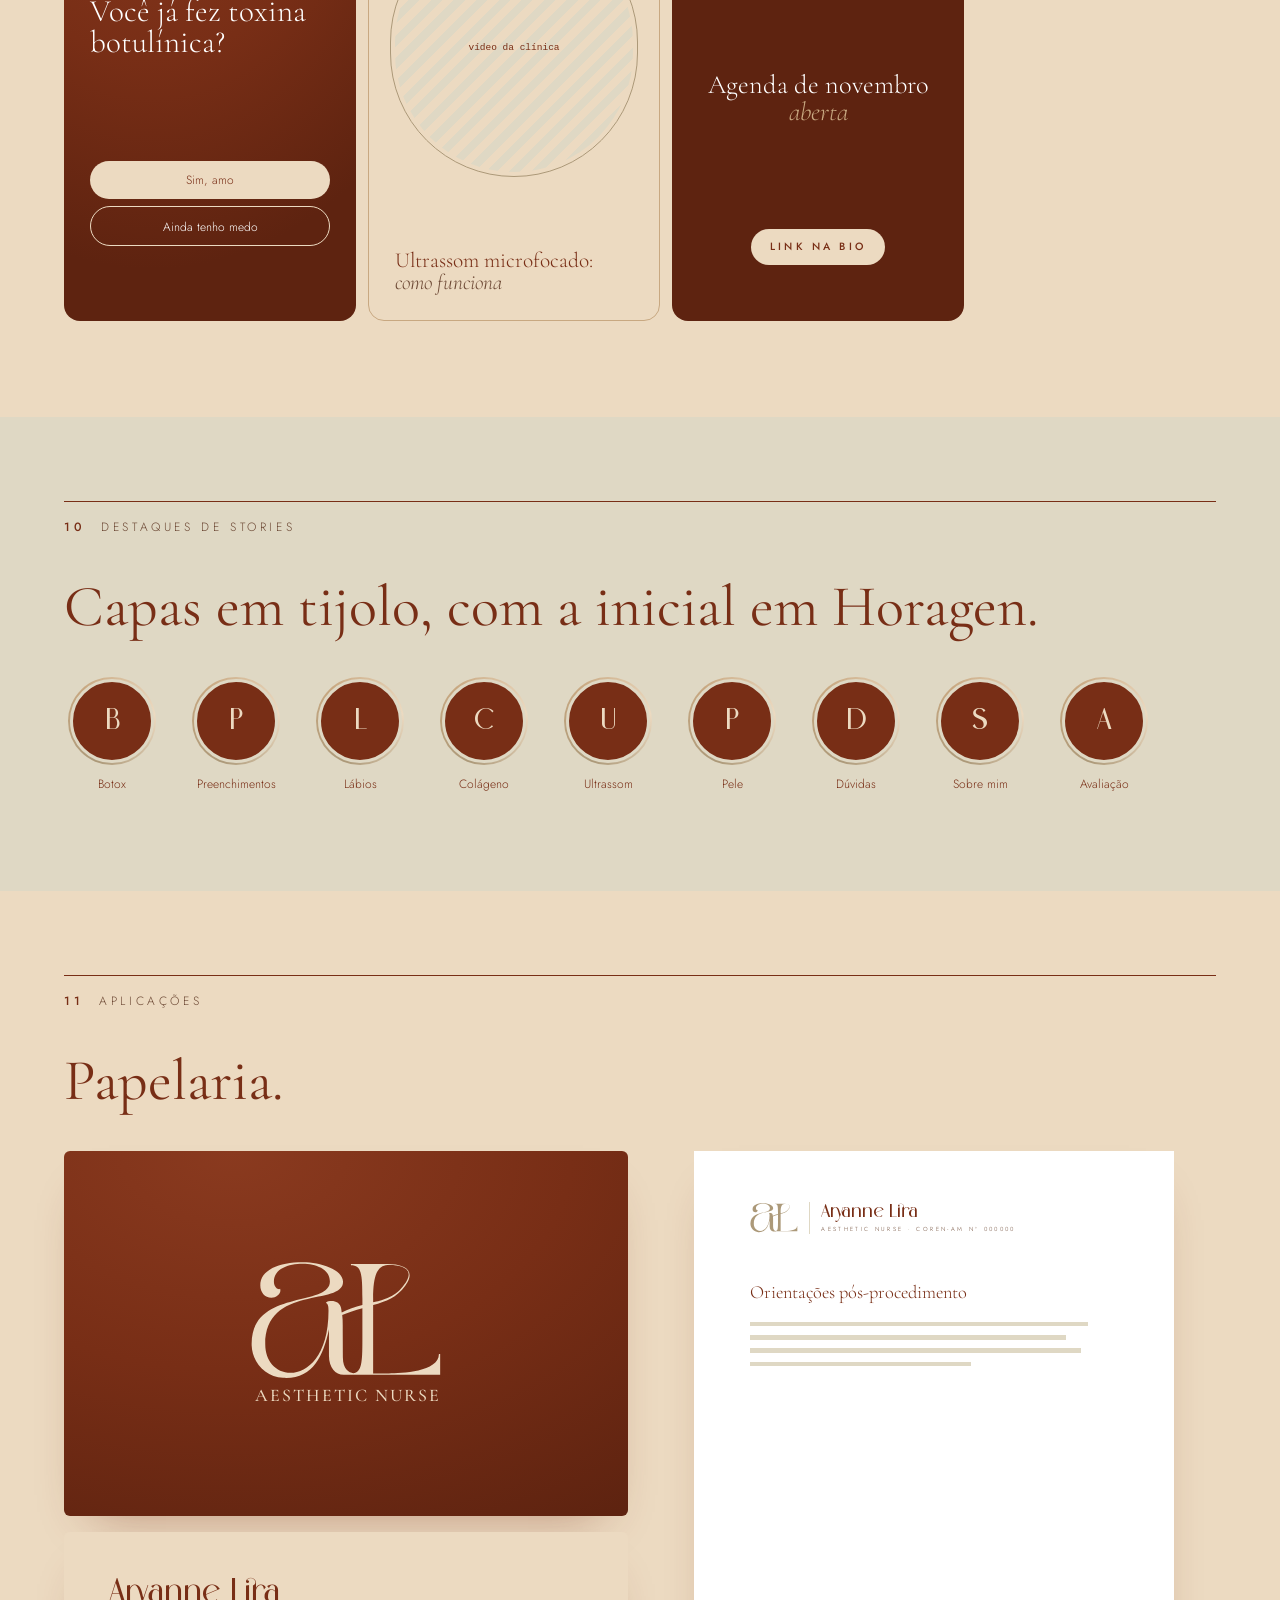
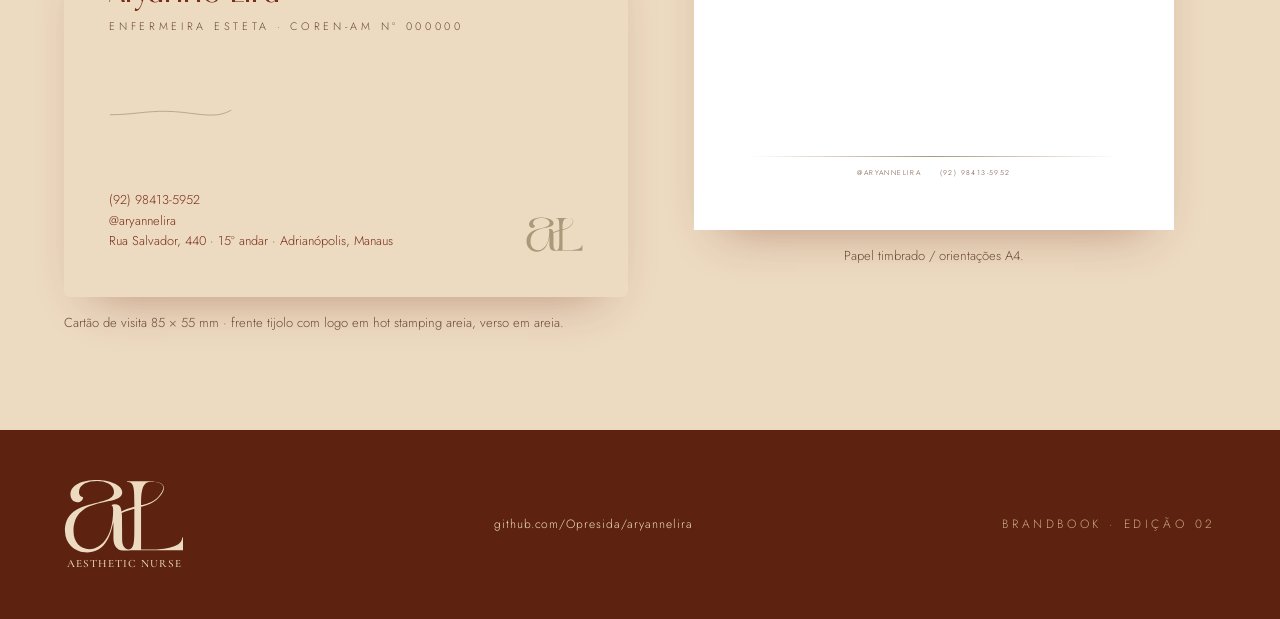
<file: brandbook/index.html>
<!doctype html>
<html lang="pt-BR">
<head>
<meta charset="utf-8">
<meta name="viewport" content="width=device-width, initial-scale=1, viewport-fit=cover">
<meta name="robots" content="noindex, nofollow">
<meta name="theme-color" content="#782E16">
<link rel="icon" type="image/svg+xml" href="/favicon.svg?v=20261024">
<title>Brandbook Aryanne Lira</title>
<link rel="preconnect" href="https://fonts.googleapis.com"><link rel="preconnect" href="https://fonts.gstatic.com" crossorigin>
<link href="https://fonts.googleapis.com/css2?family=Cormorant+Garamond:ital,wght@0,400;0,500;0,600;1,400;1,500&family=Jost:wght@300;400;500&display=swap" rel="stylesheet">
<link rel="preload" href="/assets/marca/horagen.woff2" as="font" type="font/woff2" crossorigin>
<link rel="stylesheet" href="/assets/marca/marca.css?v=20261024">
<style>
  *{box-sizing:border-box}
  body{margin:0;background:var(--areia);color:var(--tinta);font-family:var(--sans);font-weight:300;font-size:16px;line-height:1.6;-webkit-font-smoothing:antialiased}
  a{color:var(--tijolo);text-decoration:none}
  .sec{padding:84px clamp(16px,5vw,64px) 96px}
  .wrap{max-width:1280px;margin:0 auto}
  .alt{background:var(--linho)}
  .dark{background:radial-gradient(120% 90% at 50% 0%,#8A3A1F 0%,var(--tijolo) 50%,#5E2310 100%);color:var(--areia)}
  .kick{display:flex;gap:16px;font-size:12px;letter-spacing:.3em;text-transform:uppercase;color:var(--tinta-2);border-top:1px solid var(--tijolo);padding-top:16px}
  .kick b{font-weight:500;color:var(--tijolo)}
  .dark .kick{color:var(--caramelo);border-color:var(--caramelo)}.dark .kick b{color:var(--areia)}
  h2{margin:40px 0 0;font-family:var(--serif);font-weight:400;font-size:clamp(36px,4.6vw,58px);line-height:1.04;color:var(--tijolo);text-wrap:balance}
  .dark h2{color:var(--branco)}
  h2 i{color:var(--tinta-2)}
  .lead{display:grid;grid-template-columns:repeat(auto-fit,minmax(min(100%,380px),1fr));gap:32px;align-items:end;margin-top:40px}
  .lead h2{margin:0}
  .lead p{margin:0;color:var(--tinta-2);max-width:540px;text-wrap:pretty}
  .grid{display:grid;gap:16px;margin-top:40px}
  .card{background:var(--branco);border:1px solid var(--linho);border-radius:20px;padding:24px;display:flex;flex-direction:column;gap:14px}
  .lbl{font-size:11px;letter-spacing:.3em;text-transform:uppercase;color:var(--tinta-2)}
  .dark .lbl{color:var(--caramelo)}
  .h3{font-family:var(--serif);font-size:24px;color:var(--tijolo);line-height:1.2}
  .small{font-size:14px;color:var(--tinta-2);margin:0;text-wrap:pretty}
  .pill{padding:6px 15px;border:1px solid var(--tijolo);border-radius:40px;font-size:14px;color:var(--tijolo)}
  .pill.no{border-color:var(--caramelo);color:var(--tinta-2);text-decoration:line-through}
  .ph{background:repeating-linear-gradient(135deg,var(--linho) 0 8px,var(--areia) 8px 16px);display:flex;align-items:center;justify-content:center;text-align:center;font-family:ui-monospace,monospace;font-size:11px;color:var(--tijolo);padding:12px}
  .fio-c{margin-top:22px}

  /* capa */
  .cover{min-height:94vh;display:flex;flex-direction:column;justify-content:space-between;padding:28px clamp(16px,5vw,64px);position:relative;overflow:hidden}
  .cover .top{display:flex;justify-content:space-between;gap:16px;font-size:12px;letter-spacing:.3em;text-transform:uppercase;color:var(--caramelo);position:relative}
  .cover .mid{display:flex;flex-direction:column;align-items:center;gap:26px;padding:40px 0;position:relative}
  .cover .mid .al{width:min(360px,70vw)}
  .cover .name{font-family:var(--assin);font-size:clamp(34px,6vw,60px);color:var(--areia);letter-spacing:.04em;line-height:1;opacity:0;transform:translateY(12px);animation:rise 1s var(--ease) 2.9s forwards}
  .cover .bot{display:flex;justify-content:space-between;align-items:flex-end;gap:24px;flex-wrap:wrap;position:relative}
  .cover .bot p{margin:0;font-family:var(--serif);font-style:italic;font-size:clamp(22px,2.6vw,32px);line-height:1.25;max-width:460px;color:var(--areia)}
  .cover .bot div{display:flex;flex-direction:column;align-items:flex-end;gap:6px;font-size:12px;letter-spacing:.3em;text-transform:uppercase;color:var(--caramelo)}
  .cover .eco{position:absolute;right:-22vw;bottom:-22vw;width:58vw;opacity:.07;pointer-events:none}
  @keyframes rise{to{opacity:1;transform:none}}

  /* índice */
  .toc{display:grid;grid-template-columns:repeat(auto-fit,minmax(200px,1fr));gap:4px 32px;font-size:14px;letter-spacing:.08em}
  .toc a{display:flex;gap:14px;padding:12px 0;border-bottom:1px solid var(--caramelo);color:var(--tijolo);transition:padding .35s var(--ease)}
  .toc a span{color:var(--tinta-2);font-family:var(--assin);font-size:17px;letter-spacing:0;line-height:1.2}
  .toc a:hover{padding-left:8px}

  /* pilares */
  .pilares{display:grid;grid-template-columns:repeat(auto-fit,minmax(240px,1fr));gap:2px;margin-top:64px;background:var(--caramelo);border-radius:20px;overflow:hidden}
  .pilares>div{background:var(--areia);padding:32px 28px 36px;display:flex;flex-direction:column;gap:12px}
  .pilares em{font-family:var(--serif);font-size:20px;color:var(--tinta-2)}
  .pilares h3{margin:0;font-family:var(--serif);font-weight:500;font-size:30px;color:var(--tijolo)}
  .pilares p{margin:0;color:var(--tinta-2)}
  .trio{display:grid;grid-template-columns:repeat(auto-fit,minmax(260px,1fr));gap:32px;margin-top:56px}
  .trio p.big{margin:0;font-family:var(--serif);font-size:24px;line-height:1.3;color:var(--tijolo)}

  /* tom */
  .troca{display:flex;flex-direction:column;margin-top:40px;border-top:1px solid var(--caramelo)}
  .troca>div{display:grid;grid-template-columns:repeat(auto-fit,minmax(min(100%,300px),1fr));gap:12px 32px;padding:22px 0;border-bottom:1px solid var(--caramelo)}
  .troca s{color:var(--tinta-2)}
  .troca span{font-family:var(--serif);font-size:22px;line-height:1.3;color:var(--tijolo)}
  .regras{margin-top:40px;background:var(--branco);border-radius:20px;border-left:3px solid var(--tijolo);padding:28px}
  .regras ol{margin:14px 0 0;padding-left:20px;display:flex;flex-direction:column;gap:8px;color:var(--tinta-2)}
  .regras b{color:var(--tijolo);font-weight:500}

  /* logo */
  .lg{border-radius:20px;aspect-ratio:4/3;display:flex;flex-direction:column;justify-content:space-between;padding:20px}
  .lg .c{display:flex;flex-direction:column;align-items:center;gap:16px}
  .lg .al{width:min(220px,55%)}
  .lg .nm{font-family:var(--assin);font-size:clamp(20px,3vw,30px);letter-spacing:.04em;line-height:1}
  .pos{background:var(--areia);border:1px solid var(--caramelo)}.pos .nm{color:var(--tijolo)}
  .neg{background:var(--tijolo)}.neg .nm{color:var(--areia)}.neg .lbl{color:var(--caramelo)}
  .hor{background:var(--branco);border:1px solid var(--linho)}
  .hor .c{flex-direction:row;justify-content:center;gap:clamp(12px,3vw,22px)}
  .hor .al{width:clamp(70px,14vw,110px)}
  .hor .sep{width:1px;align-self:stretch;background:linear-gradient(#AC997900,var(--taupe),#AC997900)}
  .hor .tx{display:flex;flex-direction:column;gap:8px}
  .hor .tx div:last-child{font-size:10px;letter-spacing:.42em;text-transform:uppercase;color:var(--tinta-2)}
  .duo{display:grid;grid-template-columns:1fr 1fr;gap:16px}
  .avatar{width:min(150px,85%);aspect-ratio:1;border-radius:50%;background:radial-gradient(circle at 50% 30%,#8A3A1F,#5E2310 80%);display:flex;align-items:center;justify-content:center;margin:0 auto}
  .avatar .al{width:58%}
  .protect{border:1px dashed var(--taupe);padding:28px;position:relative;display:inline-block}
  .protect .al{width:120px;outline:1px solid var(--linho)}
  .protect i{position:absolute;font-family:var(--serif);font-size:14px;color:var(--tinta-2);font-style:italic}
  .evitar{display:grid;grid-template-columns:1fr 1fr;gap:10px;font-size:13px;color:var(--tinta-2)}
  .evitar>div{display:flex;flex-direction:column;gap:6px}
  .evitar .b{height:64px;border-radius:10px;display:flex;align-items:center;justify-content:center;overflow:hidden}
  .evitar .al{width:64px}
  .downloads{display:flex;flex-wrap:wrap;gap:10px;margin-top:20px}
  .downloads a{font-size:12px;letter-spacing:.14em;text-transform:uppercase;border:1px solid var(--tijolo);border-radius:40px;padding:9px 18px;transition:background .3s,color .3s}
  .downloads a:hover{background:var(--tijolo);color:var(--branco)}

  /* animação */
  .anims{display:grid;grid-template-columns:repeat(auto-fit,minmax(min(100%,340px),1fr));gap:16px;margin-top:40px}
  .anim{border-radius:20px;aspect-ratio:1;display:flex;flex-direction:column;justify-content:space-between;padding:20px;border:1px solid #C8A88140}
  .anim .al{width:min(240px,62%);margin:0 auto}
  .anim p{margin:0;font-size:13px;color:var(--caramelo)}
  .a1{background:#5E2310}.a2{background:var(--areia)}.a2 .lbl,.a2 p{color:var(--tinta-2)}.a3{background:#6A2813}
  .replay{font-family:var(--sans);font-size:12px;letter-spacing:.3em;text-transform:uppercase;padding:14px 26px;border:1px solid var(--caramelo);background:transparent;color:var(--areia);cursor:pointer;border-radius:40px;transition:background .3s,color .3s}
  .replay:hover{background:var(--areia);color:var(--tijolo)}
  .tempo{display:grid;grid-template-columns:repeat(auto-fit,minmax(170px,1fr));gap:2px;margin-top:16px;border-radius:14px;overflow:hidden}
  .tempo div{background:#5E231099;padding:16px 18px;font-size:13px;color:var(--areia)}
  .tempo b{display:block;font-family:var(--assin);font-weight:400;font-size:22px;color:var(--branco)}

  /* cores */
  .sw{display:grid;grid-template-columns:repeat(auto-fit,minmax(150px,1fr));gap:12px}
  .sw>div{display:flex;flex-direction:column;gap:10px}
  .sw .chip{height:clamp(110px,14vw,170px);border-radius:16px;transform-origin:bottom;transition:transform .5s var(--ease)}
  .sw>div:hover .chip{transform:scaleY(1.04)}
  .sw .n{font-family:var(--serif);font-size:23px;color:var(--tijolo);line-height:1.1}
  .sw .x{font-size:12px;color:var(--tinta-2);letter-spacing:.04em}
  .prop{display:flex;height:56px;border-radius:14px;overflow:hidden;margin-top:28px}
  .prop div{display:flex;align-items:flex-end;padding:8px 12px;font-size:11px;letter-spacing:.14em;text-transform:uppercase;transform-origin:left;transform:scaleX(0);transition:transform 1.2s var(--ease)}
  .prop.in div{transform:none}
  .grads{display:grid;grid-template-columns:repeat(auto-fit,minmax(min(100%,380px),1fr));gap:12px;margin-top:24px}
  .grads .g{height:120px;border-radius:16px}

  /* tipografia */
  .ty .aa{font-size:64px;line-height:1;color:var(--tijolo)}
  .hier{background:var(--branco);margin-top:16px;padding:32px;border-radius:20px;display:flex;flex-direction:column;gap:14px}

  /* elementos */
  .el .box{aspect-ratio:1;border-radius:14px;display:flex;align-items:center;justify-content:center;overflow:hidden;position:relative}
  .arco{width:46%;aspect-ratio:2/3;border-radius:999px;outline:1px solid var(--taupe);outline-offset:6px}

  /* instagram */
  .feed{display:grid;grid-template-columns:repeat(auto-fit,minmax(min(100%,250px),1fr));gap:12px}
  .post{aspect-ratio:4/5;container-type:inline-size;padding:8%;display:flex;flex-direction:column;position:relative;overflow:hidden;border-radius:6px}
  .post .ey{font-size:3.6cqw;letter-spacing:.4em;text-transform:uppercase;position:relative}
  .post .tt{font-family:var(--serif);line-height:1.03;position:relative}
  .post .sig{display:flex;justify-content:space-between;align-items:flex-end;font-size:2.9cqw;letter-spacing:.12em;position:relative;gap:4cqw}
  .post .sig .al{width:13cqw}
  .row{display:grid;grid-template-columns:repeat(auto-fit,minmax(min(100%,210px),1fr));gap:4px}
  .stories{display:grid;grid-template-columns:repeat(auto-fit,minmax(min(100%,200px),1fr));gap:12px;max-width:900px}
  .story{aspect-ratio:9/16;container-type:inline-size;padding:9%;display:flex;flex-direction:column;border-radius:16px;overflow:hidden}
  .sub-l{font-size:11px;letter-spacing:.3em;text-transform:uppercase;color:var(--tinta-2);margin:48px 0 14px}

  /* destaques */
  .hls{display:flex;flex-wrap:wrap;gap:28px;margin-top:40px}
  .hl{display:flex;flex-direction:column;align-items:center;gap:10px;width:96px}
  .hl .r{width:88px;height:88px;border-radius:50%;padding:2px;background:conic-gradient(from 200deg,var(--taupe),var(--caramelo),var(--areia),var(--taupe));transition:transform .4s var(--ease)}
  .hl:hover .r{transform:rotate(-8deg) scale(1.04)}
  .hl .r div{width:100%;height:100%;border-radius:50%;background:var(--tijolo);display:flex;align-items:center;justify-content:center;font-family:var(--assin);font-size:30px;color:var(--areia);border:3px solid var(--linho)}
  .hl span{font-size:12px;color:var(--tijolo);text-align:center}

  /* aplicações */
  .paper{box-shadow:0 24px 48px -28px #782E1677}
  footer{background:#5E2310;color:var(--caramelo);padding:48px clamp(16px,5vw,64px);display:flex;justify-content:space-between;align-items:center;gap:20px;flex-wrap:wrap;font-size:12px;letter-spacing:.3em;text-transform:uppercase}
  footer .al{width:120px}
  footer a{color:var(--areia);text-transform:none;letter-spacing:.08em}
</style>
</head>
<body>

<!-- 00 CAPA -->
<section class="cover dark" data-screen-label="00 Capa">
  <div class="eco al" data-logo="mono" data-tone="areia" data-anim="none" aria-hidden="true"></div>
  <div class="top"><span>Brandbook</span><span>Edição 02 · Outubro 2026</span></div>
  <div class="mid">
    <div class="al" data-logo="full" data-tone="areia" data-anim="sign" data-now></div>
    <div class="name">Aryanne Lira</div>
  </div>
  <div class="bot">
    <p>Beleza guiada pela ciência. Resultado que respeita quem você é.</p>
    <div><span>@aryannelira</span><span>Aesthetic Nurse · Manaus</span></div>
  </div>
</section>

<!-- ÍNDICE -->
<section class="sec" style="padding-top:64px;padding-bottom:64px">
  <nav class="wrap toc">
    <a href="#s01" data-r><span>01</span>Essência</a>
    <a href="#s02" data-r style="--d:.04s"><span>02</span>Tom de voz e regras</a>
    <a href="#s03" data-r style="--d:.08s"><span>03</span>Logo e versões</a>
    <a href="#s04" data-r style="--d:.12s"><span>04</span>Logo animada</a>
    <a href="#s05" data-r style="--d:.16s"><span>05</span>Cores</a>
    <a href="#s06" data-r style="--d:.2s"><span>06</span>Tipografia</a>
    <a href="#s07" data-r><span>07</span>Elementos gráficos</a>
    <a href="#s08" data-r style="--d:.04s"><span>08</span>Fotografia</a>
    <a href="#s09" data-r style="--d:.08s"><span>09</span>Instagram</a>
    <a href="#s10" data-r style="--d:.12s"><span>10</span>Destaques</a>
    <a href="#s11" data-r style="--d:.16s"><span>11</span>Aplicações</a>
  </nav>
</section>

<!-- 01 ESSÊNCIA -->
<section id="s01" class="sec" style="padding-top:32px">
  <div class="wrap">
    <div class="kick"><b>01</b><span>Essência</span></div>
    <div class="lead">
      <h2 data-r style="font-size:clamp(40px,5.2vw,70px)">Realçar, nunca transformar em outra pessoa.</h2>
      <div data-r style="--d:.1s;display:flex;flex-direction:column;gap:18px;font-size:17px;color:var(--tinta-2);max-width:560px">
        <p style="margin:0">Aryanne Lira é enfermeira esteta e cuida de mulheres que querem se olhar no espelho e se reconhecer, só que mais descansadas, mais firmes, mais confiantes.</p>
        <p style="margin:0">O trabalho une protocolos com base científica, olhar anatômico e escuta atenta. Cada procedimento começa por uma pergunta: o que faz sentido para o seu rosto?</p>
      </div>
    </div>
    <div class="pilares" data-r>
      <div><em>i.</em><h3>Naturalidade</h3><p>O melhor resultado é aquele que ninguém aponta, apenas percebe.</p></div>
      <div><em>ii.</em><h3>Ciência</h3><p>Técnica, anatomia e produtos de procedência. Nada de promessa sem fundamento.</p></div>
      <div><em>iii.</em><h3>Acolhimento</h3><p>Tempo para ouvir, explicar e acompanhar. A paciente decide com segurança.</p></div>
    </div>
    <div class="trio">
      <div data-r style="display:flex;flex-direction:column;gap:8px"><span class="lbl">Público</span><p class="big">Mulheres de 22 a 55 anos, da prevenção ao rejuvenescimento.</p></div>
      <div data-r style="--d:.08s;display:flex;flex-direction:column;gap:8px"><span class="lbl">Assinatura</span><p class="big"><i>“Beleza guiada pela ciência.”</i></p></div>
      <div data-r style="--d:.16s;display:flex;flex-direction:column;gap:8px"><span class="lbl">Procedimentos</span><p class="small" style="font-size:15px">Toxina botulínica · Preenchimentos (rinomodelação, mento, mandíbula, olheiras, lábios) · Bioestimulador de colágeno · Ultrassom microfocado · Microagulhamento · Peelings</p></div>
    </div>
  </div>
</section>

<!-- 02 TOM DE VOZ -->
<section id="s02" class="sec alt">
  <div class="wrap">
    <div class="kick"><b>02</b><span>Tom de voz e regras</span></div>
    <h2 data-r style="max-width:840px">Fala como quem domina a técnica e, ao mesmo tempo, como uma amiga próxima.</h2>
    <div class="grid" style="grid-template-columns:repeat(auto-fit,minmax(min(100%,340px),1fr));gap:24px;margin-top:48px">
      <div class="card" data-r><span class="lbl" style="color:var(--tijolo);font-weight:500">Somos</span>
        <div style="display:flex;flex-wrap:wrap;gap:8px"><span class="pill">Acolhedora</span><span class="pill">Técnica, sem jargão</span><span class="pill">Sofisticada</span><span class="pill">Honesta</span><span class="pill">Segura</span></div></div>
      <div class="card" data-r style="--d:.08s"><span class="lbl" style="font-weight:500">Não somos</span>
        <div style="display:flex;flex-wrap:wrap;gap:8px"><span class="pill no">Milagrosa</span><span class="pill no">Apelativa</span><span class="pill no">Fria</span><span class="pill no">Promocional</span></div></div>
    </div>
    <div class="troca">
      <div data-r><s>“Fique 10 anos mais jovem em uma sessão!”</s><span>“Um rosto mais descansado, com a sua expressão de sempre.”</span></div>
      <div data-r><s>“PROMOÇÃO IMPERDÍVEL de botox!!!”</s><span>“Agenda de outubro aberta para avaliações.”</span></div>
      <div data-r><s>“Aplicação de ácido hialurônico reticulado em plano supraperiosteal.”</s><span>“O preenchimento devolve sustentação onde o rosto perdeu volume.”</span></div>
    </div>
    <div class="regras" data-r>
      <span class="lbl" style="color:var(--tijolo);font-weight:500">Publicidade da enfermagem · Resolução COFEN 554/2017</span>
      <ol>
        <li><b>Toda peça se identifica:</b> nome, categoria profissional e número do COREN (ex.: “Aryanne Lira · Enfermeira · COREN-AM nº 000000”).</li>
        <li><b>Sem antes e depois</b> usado como garantia de resultado, e sem expor rosto ou corpo de paciente sem autorização expressa.</li>
        <li><b>Sem prometer nem insinuar resultado.</b> Falar de processo, segurança e expectativa realista.</li>
        <li><b>“Especialista”</b> só aparece se o título estiver registrado no COREN.</li>
        <li><b>Preço não é chamariz</b> e não há consulta por mensagem no lugar da avaliação presencial.</li>
      </ol>
    </div>
  </div>
</section>

<!-- 03 LOGO -->
<section id="s03" class="sec">
  <div class="wrap">
    <div class="kick"><b>03</b><span>Logo e versões</span></div>
    <div class="lead">
      <h2 data-r>O <i>a</i> e o <i>L</i> num só gesto.</h2>
      <p data-r style="--d:.1s">O monograma une as iniciais num traço caligráfico: o “a” de bojo cheio sustenta o “L”, cuja cauda vira uma linha fina que abraça a letra vizinha. É a assinatura de quem trabalha à mão, com precisão. Abaixo, “Aesthetic Nurse” dá a categoria com discrição.</p>
    </div>
    <div class="grid" style="grid-template-columns:repeat(auto-fit,minmax(min(100%,500px),1fr))">
      <div class="lg pos" data-r><span class="lbl">A · Principal — positiva</span>
        <div class="c"><div class="al" data-logo="full" data-tone="taupe" data-anim="sign"></div></div><span></span></div>
      <div class="lg neg" data-r style="--d:.08s"><span class="lbl">A · Principal — negativa</span>
        <div class="c"><div class="al" data-logo="full" data-tone="branco" data-anim="sign"></div></div><span></span></div>
      <div class="lg hor" data-r><span class="lbl">B · Horizontal, com o nome</span>
        <div class="c"><div class="al" data-logo="mono" data-tone="tijolo"></div><div class="sep"></div>
          <div class="tx"><div class="nm" style="color:var(--tijolo)">Aryanne Lira</div><div>Aesthetic Nurse</div></div></div><span></span></div>
      <div class="duo" data-r style="--d:.08s">
        <div class="card" style="justify-content:space-between"><span class="lbl">C · Monograma</span>
          <div class="al" data-logo="mono" data-tone="taupe" style="width:min(130px,80%);margin:0 auto"></div>
          <span class="small" style="font-size:12px">Favicon, carimbo, bordado</span></div>
        <div class="card" style="justify-content:space-between"><span class="lbl">D · Avatar</span>
          <div class="avatar"><div class="al" data-logo="mono" data-tone="areia" data-anim="shine"></div></div>
          <span class="small" style="font-size:12px">Foto de perfil @aryannelira</span></div>
      </div>
    </div>
    <div class="grid" style="grid-template-columns:repeat(auto-fit,minmax(min(100%,300px),1fr))">
      <div class="card" data-r><span class="lbl">Área de proteção</span>
        <div style="display:flex;justify-content:center;padding:6px 0"><div class="protect"><div class="al" data-logo="full" data-tone="taupe"></div><i style="top:4px;left:50%;transform:translateX(-50%)">x</i><i style="left:9px;top:50%;transform:translateY(-50%)">x</i></div></div>
        <p class="small">x = altura do bojo do “a”. Nenhum elemento invade esse espaço.</p></div>
      <div class="card" data-r style="--d:.08s"><span class="lbl">Tamanho mínimo</span>
        <div style="display:flex;align-items:flex-end;justify-content:center;gap:40px;flex:1;padding:6px 0">
          <div style="display:flex;flex-direction:column;align-items:center;gap:8px"><div class="al" data-logo="full" data-tone="tijolo" style="width:120px"></div><span class="small" style="font-size:12px">Completa · 30 mm / 120 px</span></div>
          <div style="display:flex;flex-direction:column;align-items:center;gap:8px"><div class="al" data-logo="mono" data-tone="tijolo" style="width:32px"></div><span class="small" style="font-size:12px">Monograma · 8 mm / 32 px</span></div>
        </div>
        <p class="small">Abaixo de 30 mm, usar só o monograma: “Aesthetic Nurse” deixa de ser legível.</p></div>
      <div class="card" data-r style="--d:.16s"><span class="lbl">Evitar</span>
        <div class="evitar">
          <div><div class="b" style="background:var(--areia)"><div class="al" data-logo="mono" data-tone="tijolo" style="transform:scaleX(1.6)"></div></div>Distorcer</div>
          <div><div class="b" style="background:var(--areia)"><div class="al" data-logo="mono" style="--al-c:#2E6F8E"></div></div>Trocar cores</div>
          <div><div class="b" style="background:var(--caramelo)"><div class="al" data-logo="mono" data-tone="taupe"></div></div>Baixo contraste</div>
          <div><div class="b" style="background:var(--areia)"><div class="al" data-logo="mono" data-tone="tijolo" style="filter:drop-shadow(3px 4px 3px #0007)"></div></div>Sombras e efeitos</div>
        </div></div>
    </div>
    <div class="downloads" data-r>
      <a href="/assets/marca/logo-original-taupe.svg" download>Logo original · taupe</a>
      <a href="/assets/marca/logo-original-branca.svg" download>Logo original · branca</a>
      <a href="/assets/marca/monograma-taupe.svg" download>Monograma · taupe</a>
      <a href="/assets/marca/monograma-tijolo.svg" download>Monograma · tijolo</a>
      <a href="/assets/marca/monograma-branco.svg" download>Monograma · branco</a>
    </div>
    <p class="small" style="margin-top:14px;font-size:13px"><b style="font-weight:500;color:var(--tijolo)">Sobre o tijolo:</b> a versão negativa oficial é em branco. Em logos grandes sobre o tijolo (capas, aberturas de vídeo, frente do cartão), usar a logo em areia, que é mais suave e acompanha a paleta.</p>
    <p class="small" style="margin-top:8px;font-size:13px">O arquivo original escreve “Aesthetic Nurse” em Californian FB. Nas versões digitais deste site, a mesma linha é composta em Cormorant Garamond Medium, a fonte mais próxima.</p>
  </div>
</section>

<!-- 04 ANIMAÇÃO -->
<section id="s04" class="sec dark">
  <div class="wrap">
    <div class="kick"><b>04</b><span>Logo animada</span></div>
    <div style="display:flex;justify-content:space-between;align-items:flex-end;gap:24px;flex-wrap:wrap;margin-top:40px">
      <h2 style="margin:0;max-width:680px" data-r>Três movimentos, um mesmo gesto: o traço que vira assinatura.</h2>
      <button class="replay" type="button" onclick="ALMarca.replay('#s04 .al')">Reproduzir ↻</button>
    </div>
    <div class="anims">
      <div class="anim a1" data-r><span class="lbl">I · Assinatura — abertura de Reels e vídeos (3,5 s)</span>
        <div class="al" data-logo="full" data-tone="areia" data-anim="sign"></div>
        <p>O traço desenha o monograma, ele se preenche, “Aesthetic Nurse” se abre do centro e uma luz cruza a letra.</p></div>
      <div class="anim a2" data-r style="--d:.08s"><span class="lbl">II · Brilho — loop para stories e encerramentos</span>
        <div class="al" data-logo="full" data-tone="taupe" data-anim="shine"></div>
        <p>Uma faixa de luz atravessa o monograma a cada 4,5 s. A logo fica parada, só a luz se move.</p></div>
      <div class="anim a3" data-r style="--d:.16s"><span class="lbl">III · Contorno — carregamento e transições</span>
        <div class="al" data-logo="full" data-tone="areia" data-anim="line"></div>
        <p>Só o contorno, que se desenha e se desfaz em loop. Serve para telas de espera e passagens entre cenas.</p></div>
    </div>
    <div class="tempo" data-r>
      <div><b>0 – 1,9 s</b>Traço desenha</div>
      <div><b>1,3 – 2,3 s</b>Preenchimento</div>
      <div><b>1,9 – 3,1 s</b>Assinatura abre</div>
      <div><b>2,5 – 4,0 s</b>Luz cruza</div>
    </div>
    <p class="small" style="color:var(--caramelo);margin-top:16px">Curvas suaves (entra devagar, assenta devagar), nada de quique nem giro. Quem pede menos movimento no sistema vê a logo pronta, sem animação.</p>
  </div>
</section>

<!-- 05 CORES -->
<section id="s05" class="sec">
  <div class="wrap">
    <div class="kick"><b>05</b><span>Cores</span></div>
    <div class="lead">
      <h2 data-r>Areia, taupe e <i>tijolo</i>.</h2>
      <p data-r style="--d:.1s">Uma paleta de pele e argila: quente, calma e próxima. Os claros dominam, o tijolo dá peso e assinatura, o taupe é a cor da logo. Texto é sempre tijolo sobre claro, ou branco e areia sobre tijolo.</p>
    </div>
    <div class="sub-l">Principais</div>
    <div class="sw">
      <div data-r><div class="chip" style="background:#ECDAC1;border:1px solid var(--caramelo)"></div><div class="n">Areia</div><div class="x">#ECDAC1 · Fundo principal e logo grande sobre tijolo</div></div>
      <div data-r style="--d:.08s"><div class="chip" style="background:#AC9979"></div><div class="n">Taupe</div><div class="x">#AC9979 · Cor da logo, fios e ícones</div></div>
      <div data-r style="--d:.16s"><div class="chip" style="background:#FFFFFF;border:1px solid var(--caramelo)"></div><div class="n">Branco</div><div class="x">#FFFFFF · Cartões e versão negativa da logo</div></div>
    </div>
    <div class="sub-l">Secundárias</div>
    <div class="sw">
      <div data-r><div class="chip" style="background:#782E16"></div><div class="n">Tijolo</div><div class="x">#782E16 · Texto, títulos, blocos fortes, botões</div></div>
      <div data-r style="--d:.08s"><div class="chip" style="background:#C8A881"></div><div class="n">Caramelo</div><div class="x">#C8A881 · Bordas, detalhes, texto sobre tijolo</div></div>
      <div data-r style="--d:.16s"><div class="chip" style="background:#DFD8C4"></div><div class="n">Linho</div><div class="x">#DFD8C4 · Fundo de apoio e divisórias</div></div>
    </div>
    <div class="prop" data-r>
      <div style="flex:5;background:var(--areia);color:var(--tijolo);border:1px solid var(--caramelo);border-right:0;border-radius:14px 0 0 14px">Areia + Branco ≈ 55%</div>
      <div style="flex:2;background:var(--linho);color:var(--tijolo);transition-delay:.15s">Linho 15%</div>
      <div style="flex:2.2;background:var(--tijolo);color:var(--areia);transition-delay:.3s">Tijolo 20%</div>
      <div style="flex:1;background:var(--taupe);color:var(--branco);transition-delay:.45s">≤10%</div>
    </div>
    <div class="grads">
      <div data-r style="display:flex;flex-direction:column;gap:10px"><div class="g" style="background:radial-gradient(120% 120% at 30% 0%,#8A3A1F,#782E16 50%,#5E2310)"></div><div class="n" style="font-family:var(--serif);font-size:23px;color:var(--tijolo)">Luz de argila</div><div class="x small" style="font-size:12px">Tijolo com luz no topo · capas, abertura, stories</div></div>
      <div data-r style="--d:.08s;display:flex;flex-direction:column;gap:10px"><div class="g" style="background:linear-gradient(115deg,#DFD8C4,#ECDAC1 50%,#FFFFFF)"></div><div class="n" style="font-family:var(--serif);font-size:23px;color:var(--tijolo)">Véu de areia</div><div class="x small" style="font-size:12px">Linho → Areia → Branco · fundos de cards claros</div></div>
    </div>
    <div class="card" data-r style="margin-top:24px;flex-direction:row;flex-wrap:wrap;gap:12px 28px;align-items:center">
      <span class="lbl" style="color:var(--tijolo);font-weight:500">Contraste</span>
      <span class="small">Tijolo sobre Areia <b style="color:var(--tijolo)">7:1</b> ✓</span>
      <span class="small">Branco sobre Tijolo <b style="color:var(--tijolo)">9,5:1</b> ✓</span>
      <span class="small">Taupe ou Caramelo sobre claro <b style="color:var(--tijolo)">2:1</b>: só logo e detalhe, nunca texto</span>
    </div>
  </div>
</section>

<!-- 06 TIPOGRAFIA -->
<section id="s06" class="sec alt">
  <div class="wrap">
    <div class="kick"><b>06</b><span>Tipografia</span></div>
    <div class="grid ty" style="grid-template-columns:repeat(auto-fit,minmax(min(100%,320px),1fr))">
      <div class="card" data-r><span class="lbl">Assinatura · Horagen</span>
        <div class="aa" style="font-family:var(--assin)">Aa</div>
        <div style="font-family:var(--assin);font-size:30px;color:var(--tijolo);line-height:1">Aryanne Lira</div>
        <p class="small">Para o nome, números grandes e palavras curtas de impacto. Evitar palavras com acento em maiúscula e “ã/é”: os acentos dessa fonte desalinham.</p></div>
      <div class="card" data-r style="--d:.08s"><span class="lbl">Títulos · Cormorant Garamond</span>
        <div class="aa" style="font-family:var(--serif)">Aa <i>Aa</i></div>
        <div style="font-family:var(--serif);font-size:26px;line-height:1.15;color:var(--tijolo)">Naturalidade <i>é o novo luxo.</i></div>
        <p class="small">Regular e Medium para títulos; itálico para a palavra de ênfase. Também compõe “Aesthetic Nurse” no digital.</p></div>
      <div class="card" data-r style="--d:.16s"><span class="lbl">Textos · Jost</span>
        <div class="aa" style="font-family:var(--sans);font-weight:300">Aa</div>
        <div style="font-size:12px;letter-spacing:.42em;text-transform:uppercase;color:var(--tijolo)">Aesthetic Nurse</div>
        <p class="small">Light e Regular para o corpo; caixa-alta espaçada (+40%) para rótulos.</p></div>
    </div>
    <div class="hier" data-r>
      <span class="lbl">Hierarquia no post</span>
      <span style="font-size:12px;letter-spacing:.4em;text-transform:uppercase;color:var(--tinta-2)">Bioestimulador</span>
      <div style="font-family:var(--serif);font-size:clamp(32px,4vw,48px);line-height:1.05;color:var(--tijolo);max-width:720px">Colágeno não se repõe com creme. <i style="color:var(--tinta-2)">Se estimula.</i></div>
      <p class="small" style="font-size:16px;max-width:560px">O bioestimulador ativa a produção natural da sua pele, de forma progressiva ao longo dos meses.</p>
      <span style="font-size:11px;letter-spacing:.14em;color:var(--tinta-2)">Aryanne Lira · Enfermeira · COREN-AM nº 000000</span>
    </div>
  </div>
</section>

<!-- 07 ELEMENTOS -->
<section id="s07" class="sec">
  <div class="wrap">
    <div class="kick"><b>07</b><span>Elementos gráficos</span></div>
    <h2 data-r style="max-width:760px">A cauda do <i>L</i> vira linguagem.</h2>
    <div class="grid el" style="grid-template-columns:repeat(auto-fit,minmax(min(100%,250px),1fr))">
      <div class="card" data-r><div class="box" style="background:var(--areia)">
          <svg class="fio-c" viewBox="0 0 320 22" style="width:80%;margin:0" aria-hidden="true"><path pathLength="1" d="M2 15C60 15 96 5 150 6s92 13 132 9c16-2 26-7 36-12"/></svg></div>
        <div class="h3">Traço caligráfico</div><p class="small">Linha fina que nasce da cauda do L. Divide seções e se desenha quando aparece na tela.</p></div>
      <div class="card" data-r style="--d:.08s"><div class="box" style="background:radial-gradient(120% 120% at 30% 0%,#8A3A1F,#782E16 50%,#5E2310)">
          <div class="al" data-logo="mono" data-tone="areia" style="position:absolute;width:150%;left:-10%;top:5%;opacity:.12"></div>
          <span style="font-family:var(--assin);font-size:26px;color:var(--areia);position:relative">Aryanne Lira</span></div>
        <div class="h3">Monograma em eco</div><p class="small">O monograma ampliado e sangrado, bem transparente, como textura de fundo em capas.</p></div>
      <div class="card" data-r style="--d:.16s"><div class="box" style="background:var(--linho)"><div class="arco ph">foto</div></div>
        <div class="h3">Janela em arco</div><p class="small">Retratos recortados em arco, com fio taupe por fora. Traz o rosto para o centro.</p></div>
      <div class="card" data-r style="--d:.24s"><div class="box" style="background:var(--branco);border:1px solid var(--linho)">
          <div style="display:flex;flex-direction:column;gap:10px">
            <span style="padding:8px 20px;border:1px solid var(--tijolo);border-radius:999px;font-size:11px;letter-spacing:.3em;text-transform:uppercase;color:var(--tijolo);text-align:center">Agende</span>
            <span style="padding:8px 20px;background:var(--tijolo);border-radius:999px;font-size:11px;letter-spacing:.3em;text-transform:uppercase;color:var(--branco);text-align:center">Saiba mais</span></div></div>
        <div class="h3">Etiquetas em cápsula</div><p class="small">CTAs e tags com cantos totalmente arredondados, em tijolo.</p></div>
    </div>
  </div>
</section>

<!-- 08 FOTOGRAFIA -->
<section id="s08" class="sec alt">
  <div class="wrap">
    <div class="kick"><b>08</b><span>Fotografia</span></div>
    <div class="lead">
      <h2 data-r>Luz suave, pele real.</h2>
      <p data-r style="--d:.1s">Luz natural lateral, fundo areia, linho ou madeira clara, tons quentes. Textura de pele preservada, sem filtros que apaguem poros. Paciente só aparece com autorização expressa por escrito.</p>
    </div>
    <div class="grid" style="grid-template-columns:repeat(auto-fit,minmax(min(100%,220px),1fr));gap:12px">
      <div data-r style="display:flex;flex-direction:column;gap:10px"><div class="ph" style="aspect-ratio:4/5;border-radius:14px">retrato da Aryanne<br>jaleco, luz de janela</div><span class="small" style="font-size:13px">Autoridade: olhar direto, sorriso leve</span></div>
      <div data-r style="--d:.08s;display:flex;flex-direction:column;gap:10px"><div class="ph" style="aspect-ratio:4/5;border-radius:14px">close de pele / perfil<br>com autorização</div><span class="small" style="font-size:13px">Detalhe: textura e contorno</span></div>
      <div data-r style="--d:.16s;display:flex;flex-direction:column;gap:10px"><div class="ph" style="aspect-ratio:4/5;border-radius:14px">mãos + aparelho<br>fundo desfocado</div><span class="small" style="font-size:13px">Técnica: sem sangue nem agulha em foco</span></div>
      <div data-r style="--d:.24s;display:flex;flex-direction:column;gap:10px"><div class="ph" style="aspect-ratio:4/5;border-radius:14px">ambiente da clínica<br>tons areia e madeira</div><span class="small" style="font-size:13px">Ambiente: acolhimento e cuidado</span></div>
    </div>
  </div>
</section>

<!-- 09 INSTAGRAM -->
<section id="s09" class="sec">
  <div class="wrap">
    <div class="kick"><b>09</b><span>Instagram · topo de funil</span></div>
    <div class="lead">
      <h2 data-r>Educar antes de vender.</h2>
      <p data-r style="--d:.1s">Três formatos-base: <b style="font-weight:500;color:var(--tijolo)">Educativo</b> (quebra mitos), <b style="font-weight:500;color:var(--tijolo)">Autoridade</b> (a Aryanne explica) e <b style="font-weight:500;color:var(--tijolo)">Convite</b> (avaliação). Alternar fundo claro e tijolo no grid para criar ritmo. Toda peça leva a assinatura com o COREN.</p>
    </div>
    <div class="sub-l">Feed · 1080 × 1350</div>
    <div class="feed">
      <div class="post" data-r style="background:radial-gradient(120% 120% at 30% 0%,#8A3A1F,#782E16 50%,#5E2310);color:var(--areia);justify-content:space-between">
        <div class="al" data-logo="mono" data-tone="areia" style="position:absolute;width:110cqw;right:-55cqw;top:22cqw;opacity:.08"></div>
        <span class="ey" style="color:var(--caramelo)">Mito ou verdade</span>
        <div class="tt" style="font-size:11cqw;color:var(--branco)">Botox não congela o rosto. <i style="color:var(--caramelo)">Excesso, sim.</i></div>
        <div class="sig" style="color:var(--caramelo)"><div class="al" data-logo="mono" data-tone="areia"></div><span>Enf. Aryanne Lira · COREN-AM 000000</span></div>
      </div>
      <div class="post" data-r style="--d:.08s;background:var(--branco);border:1px solid var(--linho);gap:5cqw">
        <span class="ey" style="color:var(--tinta-2)">Bioestimulador</span>
        <div class="tt" style="font-size:9.5cqw;color:var(--tijolo)">5 sinais de que sua pele <i style="color:var(--tinta-2)">pede colágeno</i></div>
        <div class="ph" style="flex:1;border-radius:999px 999px 0 0;font-size:3.4cqw">close de pele</div>
        <div class="sig" style="color:var(--tinta-2);text-transform:uppercase"><span>Arraste →</span><span>@aryannelira</span></div>
      </div>
      <div class="post" data-r style="--d:.16s;background:var(--linho);justify-content:space-between;align-items:center;text-align:center">
        <div class="ph" style="width:44cqw;height:60cqw;border-radius:999px;outline:1px solid var(--taupe);outline-offset:2.4cqw;font-size:3.2cqw">retrato</div>
        <div class="tt" style="font-style:italic;font-size:7.2cqw;line-height:1.15;color:var(--tijolo)">“Meu trabalho é que digam que você está descansada, não que fez algo.”</div>
        <span style="font-family:var(--assin);font-size:6cqw;color:var(--tijolo)">Aryanne Lira</span>
      </div>
    </div>
    <div class="sub-l">Carrossel · educativo</div>
    <div class="row">
      <div class="post" data-r style="background:#5E2310;color:var(--branco);justify-content:flex-end;gap:5cqw;border-radius:0">
        <div class="al" data-logo="mono" data-tone="taupe" style="position:absolute;left:12%;top:10cqw;width:76%;opacity:.5"></div>
        <span class="ey" style="color:var(--caramelo)">01 / 05</span>
        <div class="tt" style="font-size:11cqw;line-height:1">Preenchimento labial: <i style="color:var(--caramelo)">3 mitos</i></div>
      </div>
      <div class="post" data-r style="--d:.06s;background:var(--areia);justify-content:space-between;border-radius:0">
        <span class="ey" style="color:var(--tinta-2)">Mito 01</span>
        <div style="display:flex;flex-direction:column;gap:5cqw">
          <div class="tt" style="font-size:10cqw;color:var(--tijolo);text-decoration:line-through;text-decoration-color:var(--taupe);text-decoration-thickness:1px">“Sempre fica artificial.”</div>
          <svg viewBox="0 0 320 22" style="width:40cqw" aria-hidden="true"><path d="M2 15C60 15 96 5 150 6s92 13 132 9c16-2 26-7 36-12" fill="none" stroke="#AC9979" stroke-width="2"/></svg>
          <p style="margin:0;font-size:5cqw;line-height:1.45;color:var(--tinta-2)">O resultado depende de dose, técnica e anatomia. Hidratar e contornar é diferente de aumentar.</p>
        </div>
        <span class="ey" style="font-size:3.4cqw;color:var(--tinta-2)">Arraste →</span>
      </div>
      <div class="post" data-r style="--d:.12s;background:var(--linho);justify-content:space-between;border-radius:0">
        <span class="ey" style="color:var(--tinta-2)">Mito 02</span>
        <div style="display:flex;flex-direction:column;gap:5cqw">
          <div class="tt" style="font-size:10cqw;color:var(--tijolo);text-decoration:line-through;text-decoration-color:var(--taupe);text-decoration-thickness:1px">“Dói muito.”</div>
          <svg viewBox="0 0 320 22" style="width:40cqw" aria-hidden="true"><path d="M2 15C60 15 96 5 150 6s92 13 132 9c16-2 26-7 36-12" fill="none" stroke="#AC9979" stroke-width="2"/></svg>
          <p style="margin:0;font-size:5cqw;line-height:1.45;color:var(--tinta-2)">Usamos anestésico tópico e produto com lidocaína. A maioria descreve como um leve incômodo.</p>
        </div>
        <span class="ey" style="font-size:3.4cqw;color:var(--tinta-2)">Arraste →</span>
      </div>
      <div class="post" data-r style="--d:.18s;background:radial-gradient(120% 120% at 30% 0%,#8A3A1F,#782E16 50%,#5E2310);color:var(--branco);justify-content:space-between;align-items:center;text-align:center;border-radius:0">
        <span class="ey" style="color:var(--caramelo)">05 / 05</span>
        <div class="tt" style="font-size:10cqw">Sua boca, <i style="color:var(--caramelo)">só que mais você.</i></div>
        <div style="display:flex;flex-direction:column;align-items:center;gap:4cqw">
          <span style="padding:3cqw 7cqw;border:1px solid var(--caramelo);border-radius:999px;font-size:3.8cqw;letter-spacing:.3em;text-transform:uppercase;color:var(--areia)">Agende sua avaliação</span>
          <span style="font-size:2.8cqw;letter-spacing:.1em;color:var(--caramelo)">Enf. Aryanne Lira · COREN-AM 000000</span></div>
      </div>
    </div>
    <div class="sub-l">Stories · 1080 × 1920</div>
    <div class="stories">
      <div class="story" data-r style="background:radial-gradient(120% 90% at 30% 0%,#8A3A1F,#782E16 55%,#5E2310);color:var(--branco);justify-content:center;gap:8cqw">
        <span style="font-size:4.4cqw;letter-spacing:.4em;text-transform:uppercase;color:var(--caramelo)">Enquete</span>
        <div style="font-family:var(--serif);font-size:13cqw;line-height:1">Você já fez toxina botulínica?</div>
        <div style="display:flex;flex-direction:column;gap:3cqw">
          <span style="padding:4cqw;background:var(--areia);color:var(--tijolo);border-radius:999px;text-align:center;font-size:5cqw">Sim, amo</span>
          <span style="padding:4cqw;border:1px solid var(--areia);border-radius:999px;text-align:center;font-size:5cqw">Ainda tenho medo</span></div>
      </div>
      <div class="story" data-r style="--d:.08s;background:var(--areia);border:1px solid var(--caramelo);gap:6cqw">
        <span style="font-size:4.4cqw;letter-spacing:.4em;text-transform:uppercase;color:var(--tinta-2)">Bastidores</span>
        <div class="ph" style="flex:1;border-radius:999px;outline:1px solid var(--taupe);outline-offset:2cqw;font-size:4cqw">vídeo da clínica</div>
        <div style="font-family:var(--serif);font-size:9cqw;line-height:1.05;color:var(--tijolo)">Ultrassom microfocado: <i style="color:var(--tinta-2)">como funciona</i></div>
      </div>
      <div class="story" data-r style="--d:.16s;background:#5E2310;color:var(--branco);justify-content:center;align-items:center;text-align:center;gap:8cqw">
        <div class="al" data-logo="full" data-tone="taupe" data-anim="shine" style="width:60cqw"></div>
        <div style="font-family:var(--serif);font-size:11cqw;line-height:1.05">Agenda de novembro <i style="color:var(--caramelo)">aberta</i></div>
        <span style="padding:4cqw 8cqw;background:var(--areia);color:var(--tijolo);border-radius:999px;font-size:4.4cqw;letter-spacing:.3em;text-transform:uppercase;font-weight:500">Link na bio</span>
      </div>
    </div>
  </div>
</section>

<!-- 10 DESTAQUES -->
<section id="s10" class="sec alt">
  <div class="wrap">
    <div class="kick"><b>10</b><span>Destaques de stories</span></div>
    <h2 data-r>Capas em tijolo, com a inicial em Horagen.</h2>
    <div class="hls">
      <div class="hl" data-r><div class="r"><div>B</div></div><span>Botox</span></div>
      <div class="hl" data-r style="--d:.04s"><div class="r"><div>P</div></div><span>Preenchimentos</span></div>
      <div class="hl" data-r style="--d:.08s"><div class="r"><div>L</div></div><span>Lábios</span></div>
      <div class="hl" data-r style="--d:.12s"><div class="r"><div>C</div></div><span>Colágeno</span></div>
      <div class="hl" data-r style="--d:.16s"><div class="r"><div>U</div></div><span>Ultrassom</span></div>
      <div class="hl" data-r style="--d:.2s"><div class="r"><div>P</div></div><span>Pele</span></div>
      <div class="hl" data-r style="--d:.24s"><div class="r"><div>D</div></div><span>Dúvidas</span></div>
      <div class="hl" data-r style="--d:.28s"><div class="r"><div>S</div></div><span>Sobre mim</span></div>
      <div class="hl" data-r style="--d:.32s"><div class="r"><div>A</div></div><span>Avaliação</span></div>
    </div>
  </div>
</section>

<!-- 11 APLICAÇÕES -->
<section id="s11" class="sec">
  <div class="wrap">
    <div class="kick"><b>11</b><span>Aplicações</span></div>
    <h2 data-r>Papelaria.</h2>
    <div class="grid" style="grid-template-columns:repeat(auto-fit,minmax(min(100%,420px),1fr));gap:24px;align-items:start">
      <div style="display:flex;flex-direction:column;gap:16px">
        <div class="paper" data-r style="aspect-ratio:85/55;container-type:inline-size;background:radial-gradient(120% 120% at 30% 0%,#8A3A1F,#782E16 50%,#5E2310);display:flex;align-items:center;justify-content:center;border-radius:6px">
          <div class="al" data-logo="full" data-tone="areia" data-anim="shine" style="width:34cqw"></div>
        </div>
        <div class="paper" data-r style="--d:.08s;aspect-ratio:85/55;container-type:inline-size;background:var(--areia);padding:8%;display:flex;flex-direction:column;justify-content:space-between;border-radius:6px">
          <div style="display:flex;flex-direction:column;gap:1.6cqw">
            <div style="font-family:var(--assin);font-size:7cqw;color:var(--tijolo);line-height:1">Aryanne Lira</div>
            <div style="font-size:2.3cqw;letter-spacing:.34em;text-transform:uppercase;color:var(--tinta-2)">Enfermeira esteta · COREN-AM nº 000000</div>
          </div>
          <svg viewBox="0 0 320 22" style="width:26cqw" aria-hidden="true"><path d="M2 15C60 15 96 5 150 6s92 13 132 9c16-2 26-7 36-12" fill="none" stroke="#AC9979" stroke-width="2"/></svg>
          <div style="display:flex;justify-content:space-between;align-items:flex-end;gap:4cqw;font-size:2.7cqw;color:var(--tijolo);line-height:1.6">
            <div style="display:flex;flex-direction:column"><span>(92) 98413-5952</span><span>@aryannelira</span><span>Rua Salvador, 440 · 15º andar · Adrianópolis, Manaus</span></div>
            <div class="al" data-logo="mono" data-tone="taupe" style="width:12cqw;flex:none"></div>
          </div>
        </div>
        <span class="small" style="font-size:13px">Cartão de visita 85 × 55 mm · frente tijolo com logo em hot stamping areia, verso em areia.</span>
      </div>
      <div style="display:flex;flex-direction:column;gap:16px">
        <div class="paper" data-r style="aspect-ratio:210/297;container-type:inline-size;background:var(--branco);padding:9% 10%;display:flex;flex-direction:column;max-width:480px;width:100%;align-self:center">
          <div style="display:flex;align-items:center;gap:3cqw">
            <div class="al" data-logo="mono" data-tone="taupe" style="width:13cqw"></div>
            <div style="width:1px;align-self:stretch;background:var(--linho)"></div>
            <div style="display:flex;flex-direction:column;gap:1cqw">
              <div style="font-family:var(--assin);font-size:5.2cqw;color:var(--tijolo);line-height:1">Aryanne Lira</div>
              <div style="font-size:1.6cqw;letter-spacing:.4em;text-transform:uppercase;color:var(--tinta-2)">Aesthetic Nurse · COREN-AM nº 000000</div>
            </div>
          </div>
          <div style="margin-top:12cqw;font-family:var(--serif);font-size:5cqw;color:var(--tijolo)">Orientações pós-procedimento</div>
          <div style="margin-top:4cqw;display:flex;flex-direction:column;gap:2.4cqw">
            <div style="height:1.2cqw;background:var(--linho);width:92%"></div><div style="height:1.2cqw;background:var(--linho);width:86%"></div>
            <div style="height:1.2cqw;background:var(--linho);width:90%"></div><div style="height:1.2cqw;background:var(--linho);width:60%"></div>
          </div>
          <div style="flex:1"></div>
          <div style="height:1px;background:linear-gradient(90deg,#AC997900,var(--taupe),#AC997900)"></div>
          <div style="margin-top:3cqw;display:flex;justify-content:center;gap:5cqw;font-size:1.9cqw;letter-spacing:.2em;text-transform:uppercase;color:var(--tinta-2)"><span>@aryannelira</span><span>(92) 98413-5952</span></div>
        </div>
        <span class="small" style="font-size:13px;text-align:center">Papel timbrado / orientações A4.</span>
      </div>
    </div>
  </div>
</section>

<footer>
  <div class="al" data-logo="full" data-tone="areia"></div>
  <a href="https://github.com/Opresida/aryannelira" target="_blank" rel="noopener">github.com/Opresida/aryannelira</a>
  <span>Brandbook · Edição 02</span>
</footer>

<script src="/assets/marca/marca.js?v=20261024"></script>
</body>
</html>
</file>
<file: assets/marca/marca.css>
/* Marca Aryanne Lira — identidade v2 (outubro 2026): areia, taupe e tijolo.
   Taupe e caramelo nunca em texto pequeno (contraste baixo); texto sempre em tijolo, branco ou areia. */
@font-face{font-family:'Horagen';src:url('/assets/marca/horagen.woff2') format('woff2');font-display:swap}

:root{
  color-scheme:light;
  /* principais */
  --areia:#ECDAC1; --taupe:#AC9979; --branco:#FFFFFF;
  /* secundárias */
  --tijolo:#782E16; --caramelo:#C8A881; --linho:#DFD8C4;
  /* apoio de leitura (derivado do tijolo) */
  --tinta:#782E16; --tinta-2:#6E4A36; --fio:#D5C3A6;
  --serif:'Cormorant Garamond',Georgia,serif;
  --sans:'Jost',system-ui,sans-serif;
  --assin:'Horagen','Cormorant Garamond',serif;
  --ease:cubic-bezier(.2,.7,.2,1);
}

/* ---------- logo ---------- */
.al{--al-c:var(--taupe);display:block;width:160px}
.al[data-tone=branco]{--al-c:var(--branco)}
.al[data-tone=tijolo]{--al-c:var(--tijolo)}
.al[data-tone=areia]{--al-c:var(--areia)}
.al svg{display:block;width:100%;height:auto;overflow:visible}
.al .al-fill{fill:var(--al-c)}
.al .al-line{fill:none;stroke:var(--al-c);stroke-width:2.6;stroke-linejoin:round;stroke-dasharray:1;stroke-dashoffset:0;opacity:0}
.al .al-tag{fill:var(--al-c);font-family:var(--serif);font-weight:500;font-size:50px}
.al .al-sheen{transform:translateX(-200px);opacity:.55}
.al .al-wipe{transform-box:fill-box;transform-origin:center}

/* I · Assinatura — traço desenha, preenche, assinatura abre do centro, brilho cruza */
.al[data-anim=sign] .al-fill{opacity:0}
.al[data-anim=sign] .al-line{opacity:1;stroke-dashoffset:1}
.al[data-anim=sign] .al-wipe{transform:scaleX(0)}
.al[data-anim=sign].go .al-line{animation:alDraw 1.9s cubic-bezier(.65,0,.25,1) forwards,alOut .7s ease 1.75s forwards}
.al[data-anim=sign].go .al-fill{animation:alIn 1s ease 1.3s forwards}
.al[data-anim=sign].go .al-wipe{animation:alWipe 1.2s var(--ease) 1.95s forwards}
.al[data-anim=sign].go .al-sheen{animation:alSheen 1.5s ease-in-out 2.5s}

/* II · Brilho — luz cruza o monograma em loop (stories, encerramentos) */
.al[data-anim=shine] .al-sheen{animation:alShine 4.5s ease-in-out 1s infinite}

/* III · Contorno — só o traço, desenha e apaga em loop (carregamento) */
.al[data-anim=line] .al-fill{opacity:0}
.al[data-anim=line] .al-line{opacity:1;stroke-dashoffset:1}
.al[data-anim=line].go .al-line{animation:alLoop 4.8s cubic-bezier(.65,0,.35,1) infinite}
.al[data-anim=line] .al-tag{opacity:.0}
.al[data-anim=line].go .al-tag{animation:alIn 1.2s ease .8s forwards}

@keyframes alDraw{to{stroke-dashoffset:0}}
@keyframes alOut{to{opacity:0}}
@keyframes alIn{to{opacity:1}}
@keyframes alWipe{to{transform:scaleX(1)}}
@keyframes alSheen{from{transform:translateX(-200px)}to{transform:translateX(760px)}}
@keyframes alShine{0%{transform:translateX(-200px)}38%,100%{transform:translateX(760px)}}
@keyframes alLoop{0%{stroke-dashoffset:1}45%,55%{stroke-dashoffset:0}100%{stroke-dashoffset:-1}}

/* ---------- traço caligráfico (divisor que se desenha) ---------- */
.fio-c{display:block;width:min(320px,70%);height:22px;overflow:visible}
.fio-c path{fill:none;stroke:var(--taupe);stroke-width:1.3;stroke-linecap:round;stroke-dasharray:1;stroke-dashoffset:1;transition:stroke-dashoffset 1.6s cubic-bezier(.65,0,.25,1)}
.fio-c.in path{stroke-dashoffset:0}

/* ---------- entrada ao rolar ---------- */
[data-r]{opacity:0;transform:translateY(22px);transition:opacity .9s var(--ease),transform .9s var(--ease);transition-delay:var(--d,0s)}
[data-r].in{opacity:1;transform:none}

@media (prefers-reduced-motion:reduce){
  [data-r]{opacity:1;transform:none;transition:none}
  .fio-c path{stroke-dashoffset:0;transition:none}
  .al .al-sheen{display:none}
}
</file>
